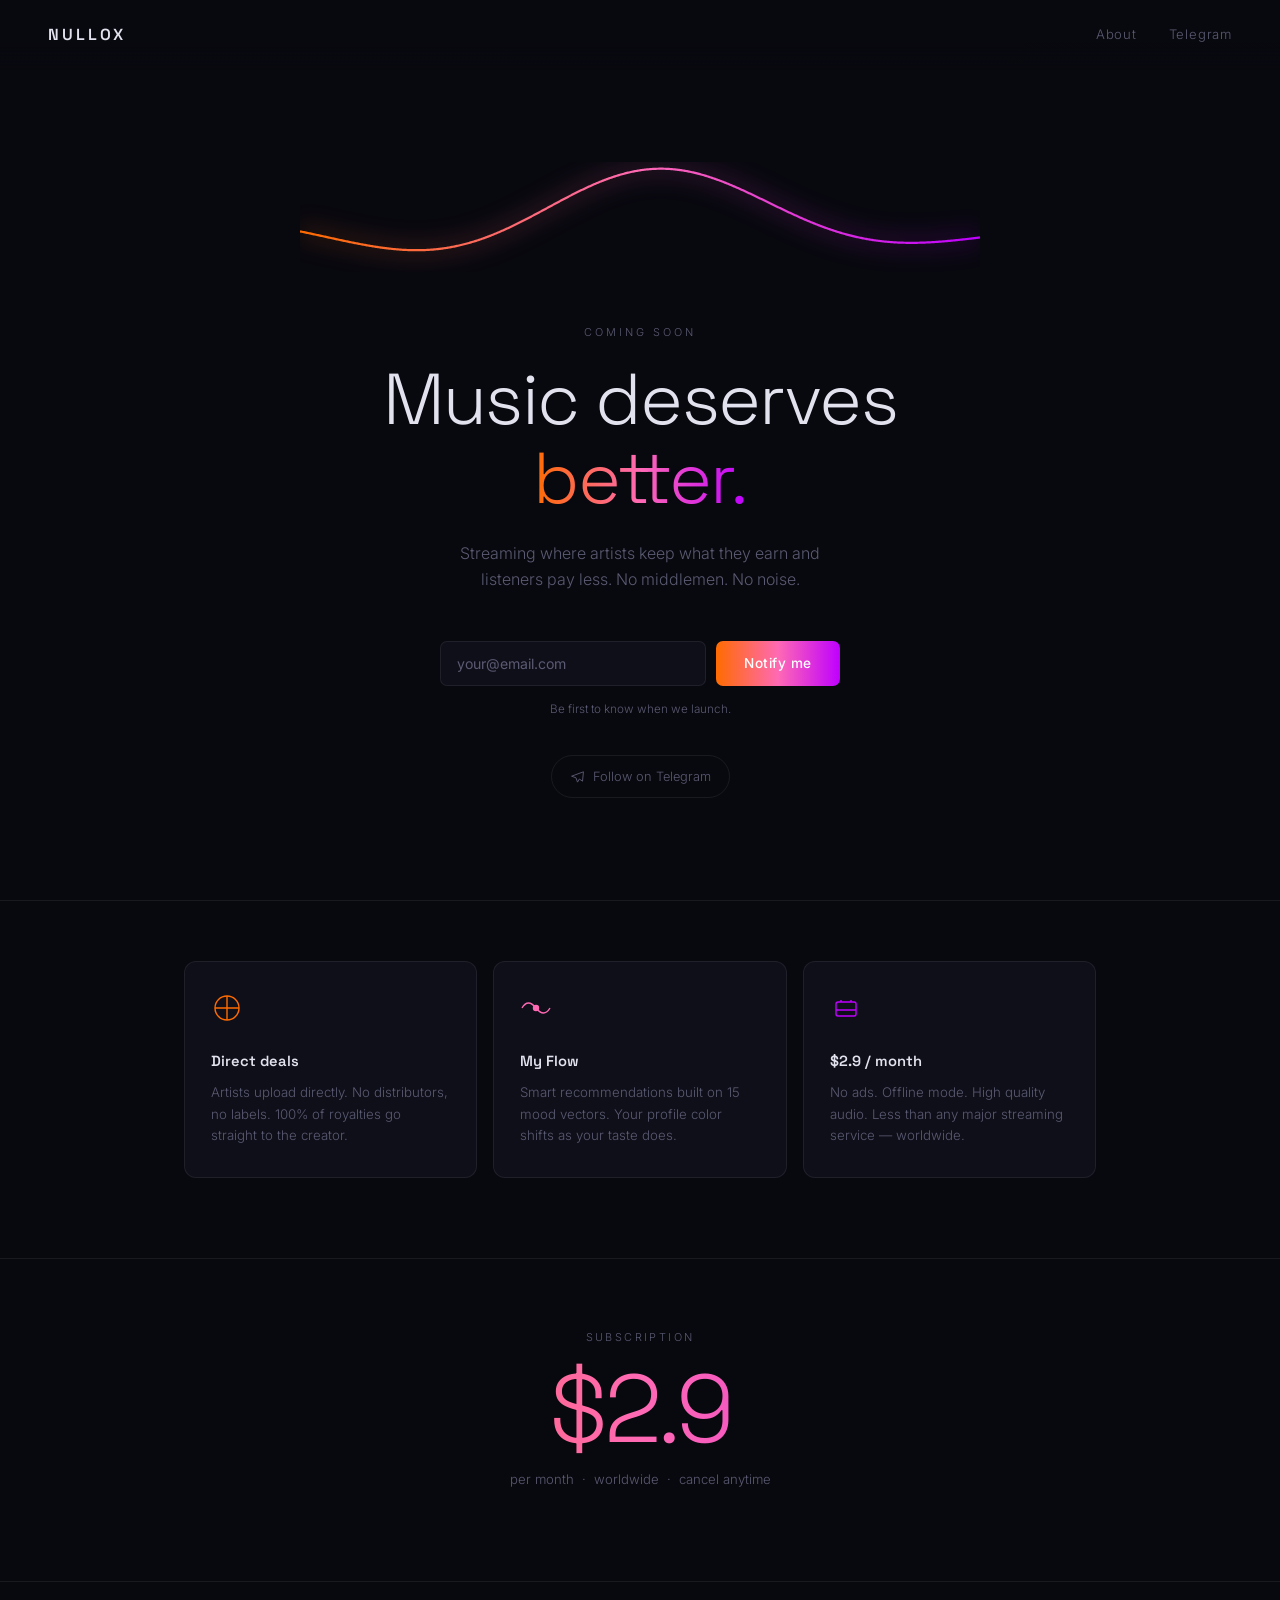
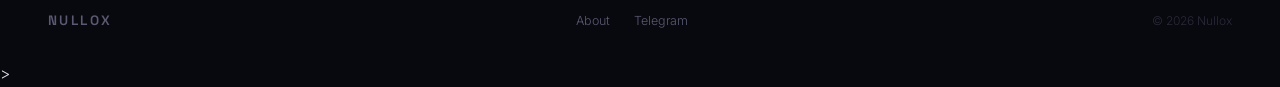
<file: index.html>
<!DOCTYPE html>
<html lang="en">
<head>
  <meta charset="UTF-8"/>
  <meta name="viewport" content="width=device-width, initial-scale=1.0"/>
  <title>Nullox — Music deserves better</title>
  <meta name="description" content="A streaming platform where artists keep what they earn. No middlemen. No noise."/>
  <link rel="preconnect" href="https://fonts.googleapis.com"/>
  <link href="https://fonts.googleapis.com/css2?family=Inter:wght@300;400;500&family=Space+Grotesk:wght@300;400;600&display=swap" rel="stylesheet"/>
  <link rel="stylesheet" href="style.css"/>
  <style>
    /* ── HERO ── */
    .hero {
      min-height: 100vh;
      display: flex;
      flex-direction: column;
      align-items: center;
      justify-content: center;
      text-align: center;
      padding: 140px 24px 80px;
      position: relative;
    }

    /* live canvas wave */
    #waveCanvas {
      display: block;
      width: 100%;
      max-width: 680px;
      height: 110px;
      margin-bottom: 52px;
    }

    .eyebrow {
      font-size: 0.68rem;
      letter-spacing: 0.28em;
      text-transform: uppercase;
      color: var(--muted);
      margin-bottom: 18px;
    }

    h1 {
      font-family: 'Space Grotesk', sans-serif;
      font-weight: 300;
      font-size: clamp(2.4rem, 7vw, 4.5rem);
      line-height: 1.1;
      letter-spacing: -0.025em;
      margin-bottom: 22px;
    }

    .subtitle {
      font-size: 1rem;
      color: var(--muted);
      max-width: 400px;
      margin: 0 auto 48px;
    }

    /* email form */
    .form-row {
      display: flex;
      gap: 10px;
      max-width: 400px;
      width: 100%;
      margin: 0 auto 14px;
      flex-wrap: wrap;
      justify-content: center;
    }

    .email-input {
      flex: 1;
      min-width: 210px;
      background: var(--surface);
      border: 1px solid var(--border);
      color: var(--text);
      font-family: 'Inter', sans-serif;
      font-size: 0.88rem;
      padding: 13px 16px;
      border-radius: 7px;
      outline: none;
      transition: border-color 0.2s;
    }
    .email-input::placeholder { color: var(--muted); }
    .email-input:focus { border-color: rgba(255,107,0,0.45); }
    .email-input.error { border-color: rgba(255,60,60,0.6); }

    .form-note { font-size: 0.73rem; color: var(--muted); }

    .success-msg {
      display: none;
      font-size: 0.88rem;
      color: #00c47a;
      margin-top: 6px;
    }

    /* tg pill */
    .tg-pill {
      display: inline-flex;
      align-items: center;
      gap: 8px;
      margin-top: 36px;
      padding: 10px 18px;
      border: 1px solid var(--border);
      border-radius: 100px;
      color: var(--muted);
      text-decoration: none;
      font-size: 0.8rem;
      transition: border-color 0.2s, color 0.2s;
    }
    .tg-pill:hover { border-color: rgba(255,255,255,0.2); color: var(--text); }
    .tg-pill svg { width: 15px; height: 15px; }

    /* ── FEATURES ── */
    .features {
      max-width: 960px;
      margin: 0 auto;
      padding: 60px 24px 80px;
      display: grid;
      grid-template-columns: repeat(auto-fit, minmax(260px, 1fr));
      gap: 16px;
    }

    .card {
      background: var(--surface);
      border: 1px solid var(--border);
      border-radius: 12px;
      padding: 30px 26px;
      transition: border-color 0.25s;
    }
    .card:hover { border-color: rgba(191,0,255,0.2); }

    .card-icon {
      width: 32px;
      height: 32px;
      margin-bottom: 18px;
    }

    .card-title {
      font-family: 'Space Grotesk', sans-serif;
      font-size: 0.92rem;
      font-weight: 600;
      margin-bottom: 8px;
    }

    .card-desc {
      font-size: 0.83rem;
      color: var(--muted);
      line-height: 1.65;
    }

    /* ── PRICE STRIP ── */
    .price-strip {
      text-align: center;
      padding: 70px 24px 90px;
      border-top: 1px solid var(--border);
    }

    .price-label {
      font-size: 0.68rem;
      letter-spacing: 0.22em;
      text-transform: uppercase;
      color: var(--muted);
      margin-bottom: 14px;
    }

    .price-num {
      font-family: 'Space Grotesk', sans-serif;
      font-weight: 300;
      font-size: clamp(3rem, 10vw, 6rem);
      letter-spacing: -0.04em;
      line-height: 1;
    }

    .price-sub {
      font-size: 0.82rem;
      color: var(--muted);
      margin-top: 12px;
    }

    @media (max-width: 640px) {
      .form-row { flex-direction: column; }
      .email-input, .btn { width: 100%; text-align: center; }
    }
  </style>
</head>
<body>

<nav>
  <a class="nav-logo" href="/site">NULLOX</a>
  <div class="nav-links">
    <a href="/site/about_us">About</a>
    <a href="/site/tg">Telegram</a>
  </div>
</nav>

<!-- HERO -->
<section class="hero">
  <canvas id="waveCanvas"></canvas>

  <p class="eyebrow">Coming soon</p>
  <h1>Music deserves<br/><span class="grad-text">better.</span></h1>
  <p class="subtitle">Streaming where artists keep what they earn and listeners pay less. No middlemen. No noise.</p>

  <div class="form-row">
    <input class="email-input" type="email" id="emailInput" placeholder="your@email.com"/>
    <button class="btn btn-grad" onclick="handleSubmit()">Notify me</button>
  </div>
  <p class="form-note">Be first to know when we launch.</p>
  <p class="success-msg" id="successMsg">✓ You're on the list.</p>

  <a class="tg-pill" href="/site/tg">
    <svg viewBox="0 0 24 24" fill="none" stroke="currentColor" stroke-width="1.5">
      <path d="M21.5 4.5L2.5 11.5l7 2.5 2.5 7 3-5 5 3.5 1.5-15z"/>
    </svg>
    Follow on Telegram
  </a>
</section>

<div class="divider"></div>

<!-- FEATURES -->
<section class="features">
  <div class="card">
    <svg class="card-icon" viewBox="0 0 32 32" fill="none" stroke="#FF6B00" stroke-width="1.4">
      <path d="M16 4v24M4 16h24"/>
      <circle cx="16" cy="16" r="12"/>
    </svg>
    <div class="card-title">Direct deals</div>
    <div class="card-desc">Artists upload directly. No distributors, no labels. 100% of royalties go straight to the creator.</div>
  </div>
  <div class="card">
    <svg class="card-icon" viewBox="0 0 32 32" fill="none" stroke="#FF69B4" stroke-width="1.4">
      <path d="M2 16 Q8 6 16 16 Q24 26 30 16"/>
      <circle cx="16" cy="16" r="2.5" fill="#FF69B4"/>
    </svg>
    <div class="card-title">My Flow</div>
    <div class="card-desc">Smart recommendations built on 15 mood vectors. Your profile color shifts as your taste does.</div>
  </div>
  <div class="card">
    <svg class="card-icon" viewBox="0 0 32 32" fill="none" stroke="#BF00FF" stroke-width="1.4">
      <rect x="6" y="10" width="20" height="14" rx="2"/>
      <path d="M11 10V8M21 10V8M6 18h20"/>
    </svg>
    <div class="card-title">$2.9 / month</div>
    <div class="card-desc">No ads. Offline mode. High quality audio. Less than any major streaming service — worldwide.</div>
  </div>
</section>

<!-- PRICE STRIP -->
<section class="price-strip">
  <p class="price-label">Subscription</p>
  <div class="price-num grad-text">$2.9</div>
  <p class="price-sub">per month &nbsp;·&nbsp; worldwide &nbsp;·&nbsp; cancel anytime</p>
</section>

<footer>
  <span class="footer-logo">NULLOX</span>
  <div class="footer-links">
    <a href="/site/about_us">About</a>
    <a href="/site/tg">Telegram</a>
  </div>
  <span class="footer-copy">© 2026 Nullox</span>
</footer>

<script>
  /* ── WAVE CANVAS ── */
  const canvas = document.getElementById('waveCanvas');
  const ctx = canvas.getContext('2d');
  let t = 0;
  let dpr = window.devicePixelRatio || 1;

  function resize() {
    const rect = canvas.getBoundingClientRect();
    canvas.width  = rect.width  * dpr;
    canvas.height = rect.height * dpr;
    ctx.scale(dpr, dpr);
  }
  resize();
  window.addEventListener('resize', resize);

  function drawWave() {
    const w = canvas.getBoundingClientRect().width;
    const h = canvas.getBoundingClientRect().height;
    ctx.clearRect(0, 0, w, h);
    t += 0.012;

    const grad = ctx.createLinearGradient(0, 0, w, 0);
    grad.addColorStop(0,    '#FF6B00');
    grad.addColorStop(0.5,  '#FF69B4');
    grad.addColorStop(1,    '#BF00FF');

    // glow
    ctx.beginPath();
    for (let x = 0; x <= w; x++) {
      const prog = x / w;
      const amp  = 28 + Math.sin(prog * Math.PI) * 8;
      const freq1 = 2.1 + Math.sin(t * 0.3) * 0.2;
      const freq2 = 3.7;
      const y = h/2
        + Math.sin(prog * Math.PI * freq1 + t) * amp
        + Math.sin(prog * Math.PI * freq2 - t * 1.3) * (amp * 0.35);
      x === 0 ? ctx.moveTo(x, y) : ctx.lineTo(x, y);
    }
    ctx.strokeStyle = grad;
    ctx.lineWidth   = 22;
    ctx.globalAlpha = 0.10;
    ctx.filter      = 'blur(10px)';
    ctx.stroke();

    // main line
    ctx.beginPath();
    for (let x = 0; x <= w; x++) {
      const prog = x / w;
      const amp  = 28 + Math.sin(prog * Math.PI) * 8;
      const freq1 = 2.1 + Math.sin(t * 0.3) * 0.2;
      const freq2 = 3.7;
      const y = h/2
        + Math.sin(prog * Math.PI * freq1 + t) * amp
        + Math.sin(prog * Math.PI * freq2 - t * 1.3) * (amp * 0.35);
      x === 0 ? ctx.moveTo(x, y) : ctx.lineTo(x, y);
    }
    ctx.strokeStyle = grad;
    ctx.lineWidth   = 2.2;
    ctx.globalAlpha = 1;
    ctx.filter      = 'none';
    ctx.stroke();

    requestAnimationFrame(drawWave);
  }
  drawWave();

  /* ── FORM ── */
  function handleSubmit() {
    const input = document.getElementById('emailInput');
    const msg   = document.getElementById('successMsg');
    const val   = input.value.trim();
    if (!val || !val.includes('@') || !val.includes('.')) {
      input.classList.add('error');
      setTimeout(() => input.classList.remove('error'), 1500);
      return;
    }
    input.style.display = 'none';
    document.querySelector('.btn-grad').style.display = 'none';
    msg.style.display = 'block';
    // подключи сюда Formspree или свой backend
    console.log('Email:', val);
  }

  document.getElementById('emailInput').addEventListener('keydown', e => {
    if (e.key === 'Enter') handleSubmit();
  });
</script>
</body>
</html>
>
</file>
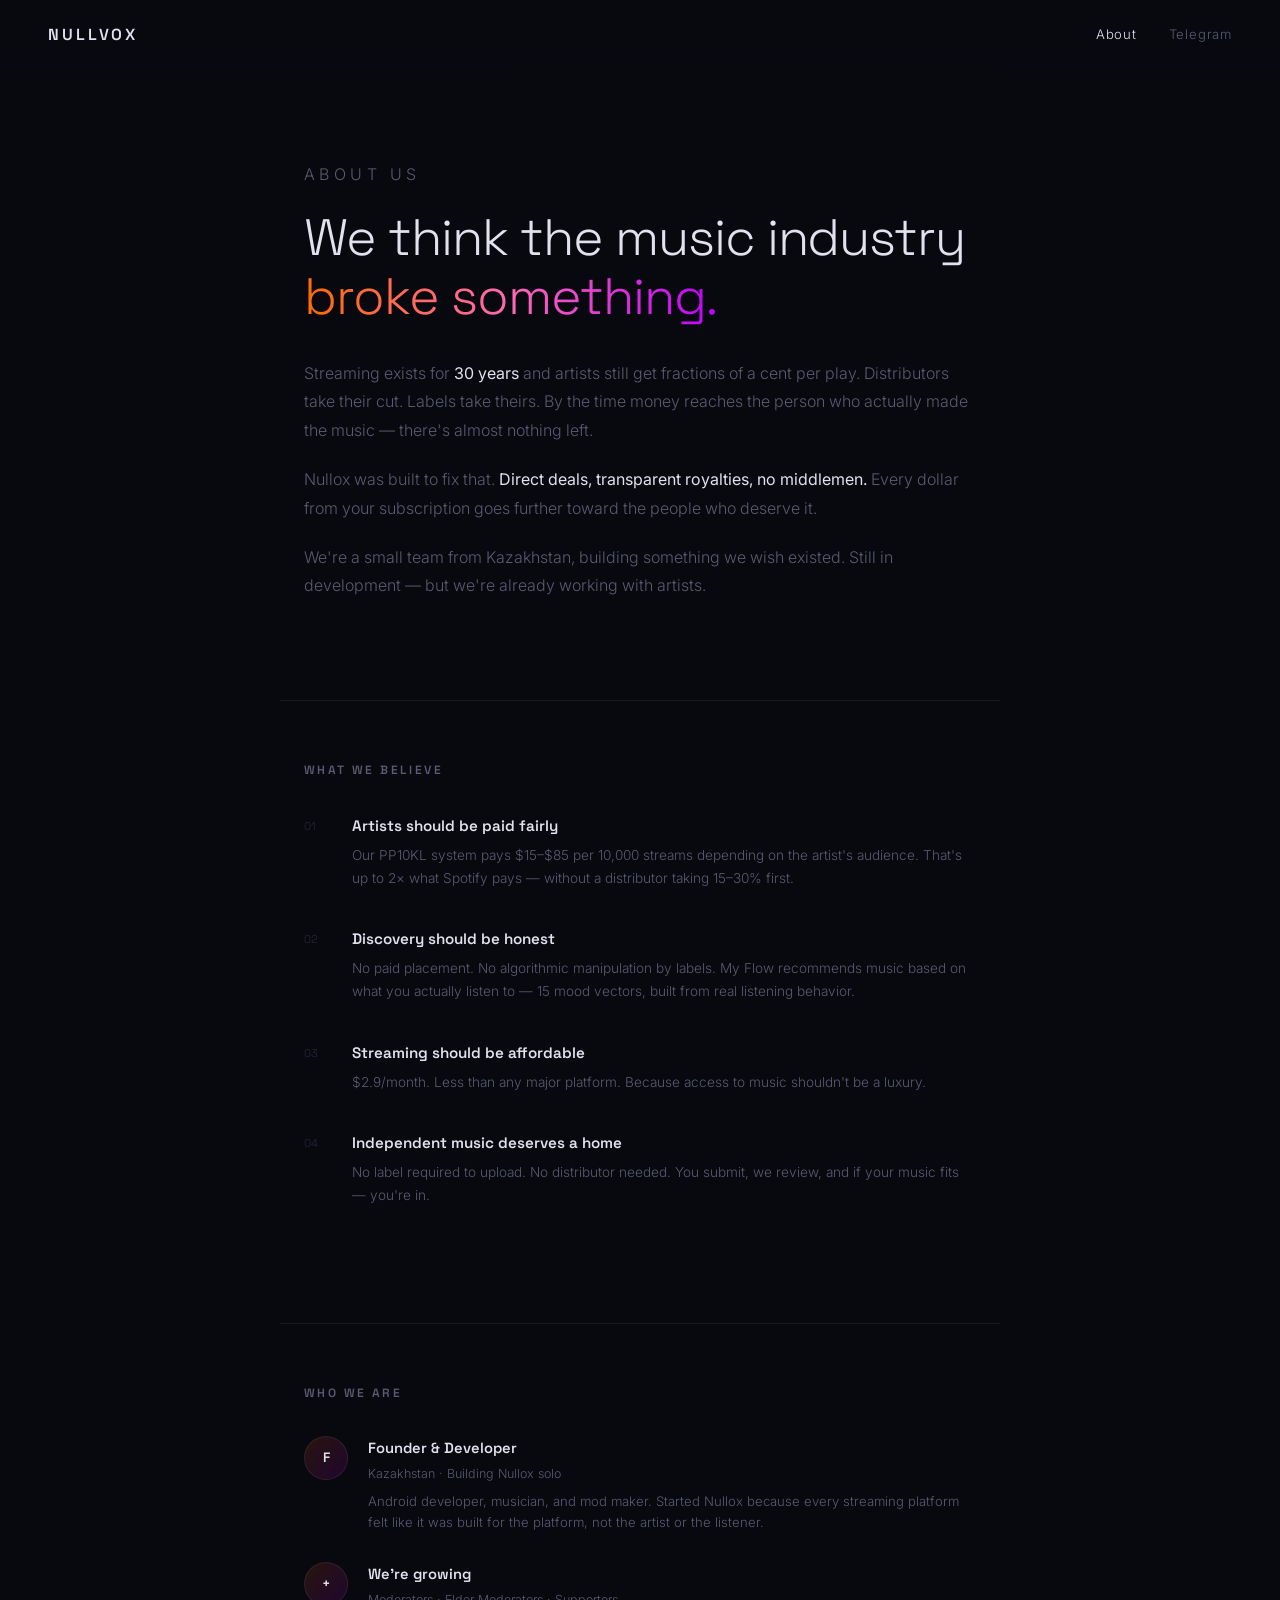
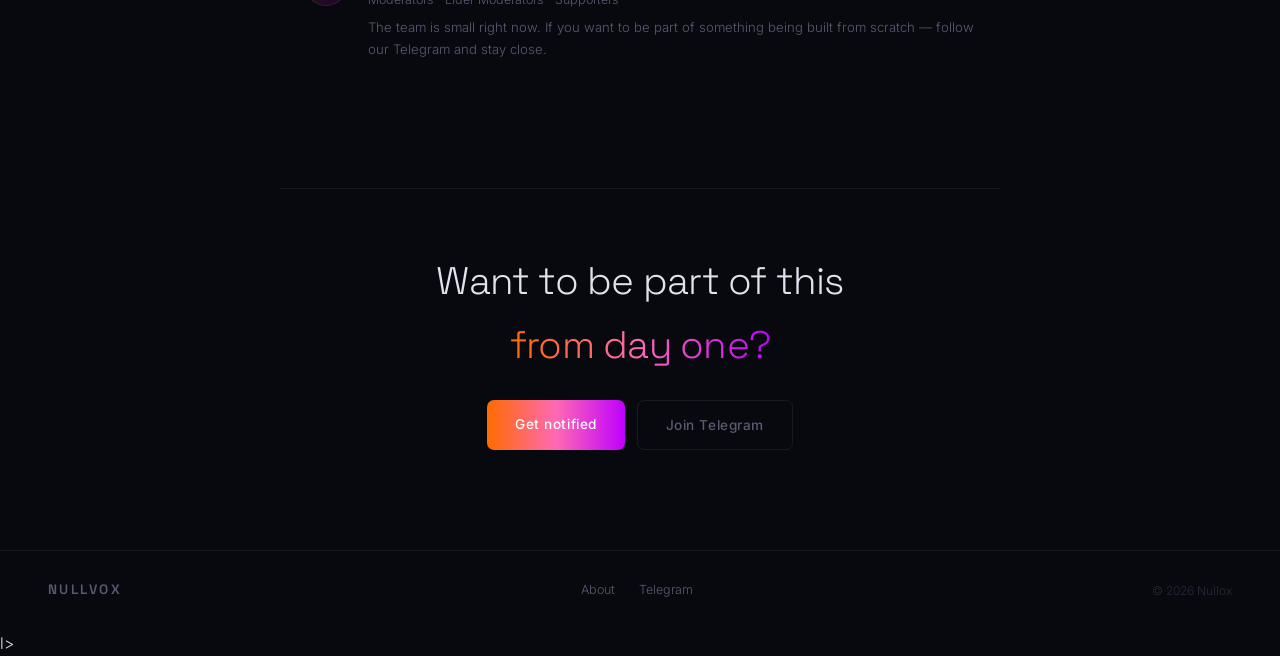
<file: about_us/index.html>
<!DOCTYPE html>
<html lang="en">
<head>
  <meta charset="UTF-8"/>
  <meta name="viewport" content="width=device-width, initial-scale=1.0"/>
  <title>About — Nullox</title>
  <link rel="preconnect" href="https://fonts.googleapis.com"/>
  <link href="https://fonts.googleapis.com/css2?family=Inter:wght@300;400;500&family=Space+Grotesk:wght@300;400;600&display=swap" rel="stylesheet"/>
  <link rel="stylesheet" href="../style.css"/>
  <style>
    .about-hero {
      padding: 160px 24px 80px;
      max-width: 720px;
      margin: 0 auto;
    }

    .about-eyebrow {
      font-size: 0.68rem;
      letter-spacing: 0.28em;
      text-transform: uppercase;
      color: var(--muted);
      margin-bottom: 20px;
    }

    .about-hero h1 {
      font-family: 'Space Grotesk', sans-serif;
      font-weight: 300;
      font-size: clamp(2rem, 5vw, 3.2rem);
      line-height: 1.15;
      letter-spacing: -0.02em;
      margin-bottom: 32px;
    }

    .about-hero p {
      font-size: 1rem;
      color: var(--muted);
      line-height: 1.8;
      margin-bottom: 20px;
    }

    .about-hero p strong {
      color: var(--text);
      font-weight: 400;
    }

    /* ── MANIFESTO ── */
    .manifesto {
      max-width: 720px;
      margin: 0 auto;
      padding: 0 24px 80px;
      border-top: 1px solid var(--border);
      padding-top: 60px;
    }

    .manifesto-title {
      font-family: 'Space Grotesk', sans-serif;
      font-weight: 600;
      font-size: 0.75rem;
      letter-spacing: 0.2em;
      text-transform: uppercase;
      color: var(--muted);
      margin-bottom: 32px;
    }

    .manifesto-item {
      display: flex;
      gap: 24px;
      margin-bottom: 36px;
      align-items: flex-start;
    }

    .manifesto-num {
      font-family: 'Space Grotesk', sans-serif;
      font-size: 0.7rem;
      color: var(--dim);
      padding-top: 4px;
      flex-shrink: 0;
      width: 24px;
    }

    .manifesto-text strong {
      display: block;
      font-family: 'Space Grotesk', sans-serif;
      font-weight: 600;
      font-size: 0.95rem;
      color: var(--text);
      margin-bottom: 6px;
    }

    .manifesto-text p {
      font-size: 0.85rem;
      color: var(--muted);
      line-height: 1.7;
    }

    /* ── WHO ── */
    .who-section {
      max-width: 720px;
      margin: 0 auto;
      padding: 0 24px 100px;
      border-top: 1px solid var(--border);
      padding-top: 60px;
    }

    .who-title {
      font-family: 'Space Grotesk', sans-serif;
      font-weight: 600;
      font-size: 0.75rem;
      letter-spacing: 0.2em;
      text-transform: uppercase;
      color: var(--muted);
      margin-bottom: 32px;
    }

    .who-card {
      display: flex;
      gap: 20px;
      align-items: flex-start;
      margin-bottom: 28px;
    }

    .who-avatar {
      width: 44px;
      height: 44px;
      border-radius: 50%;
      background: var(--surface);
      border: 1px solid var(--border);
      display: flex;
      align-items: center;
      justify-content: center;
      flex-shrink: 0;
      font-family: 'Space Grotesk', sans-serif;
      font-weight: 600;
      font-size: 0.85rem;
      background: linear-gradient(135deg, #FF6B0022, #BF00FF22);
      color: var(--text);
    }

    .who-name {
      font-family: 'Space Grotesk', sans-serif;
      font-weight: 600;
      font-size: 0.92rem;
      margin-bottom: 4px;
    }

    .who-role {
      font-size: 0.78rem;
      color: var(--muted);
      margin-bottom: 6px;
    }

    .who-desc {
      font-size: 0.82rem;
      color: var(--muted);
      line-height: 1.65;
    }

    /* ── CTA ── */
    .about-cta {
      max-width: 720px;
      margin: 0 auto;
      padding: 0 24px 100px;
      text-align: center;
      border-top: 1px solid var(--border);
      padding-top: 60px;
    }

    .about-cta h2 {
      font-family: 'Space Grotesk', sans-serif;
      font-weight: 300;
      font-size: clamp(1.6rem, 4vw, 2.4rem);
      letter-spacing: -0.02em;
      margin-bottom: 24px;
    }

    .about-cta .btns {
      display: flex;
      gap: 12px;
      justify-content: center;
      flex-wrap: wrap;
    }
  </style>
</head>
<body>

<nav>
  <a class="nav-logo" href="/site">NULLVOX</a>
  <div class="nav-links">
    <a href="/site/about_us" class="active">About</a>
    <a href="/site/tg">Telegram</a>
  </div>
</nav>

<!-- HERO -->
<section class="about-hero">
  <p class="about-eyebrow">About us</p>
  <h1>We think the music industry<br/><span class="grad-text">broke something.</span></h1>
  <p>
    Streaming exists for <strong>30 years</strong> and artists still get fractions of a cent per play.
    Distributors take their cut. Labels take theirs. By the time money reaches the person
    who actually made the music — there's almost nothing left.
  </p>
  <p>
    Nullox was built to fix that. <strong>Direct deals, transparent royalties, no middlemen.</strong>
    Every dollar from your subscription goes further toward the people who deserve it.
  </p>
  <p>
    We're a small team from Kazakhstan, building something we wish existed.
    Still in development — but we're already working with artists.
  </p>
</section>

<!-- MANIFESTO -->
<section class="manifesto">
  <p class="manifesto-title">What we believe</p>

  <div class="manifesto-item">
    <span class="manifesto-num">01</span>
    <div class="manifesto-text">
      <strong>Artists should be paid fairly</strong>
      <p>Our PP10KL system pays $15–$85 per 10,000 streams depending on the artist's audience. That's up to 2× what Spotify pays — without a distributor taking 15–30% first.</p>
    </div>
  </div>

  <div class="manifesto-item">
    <span class="manifesto-num">02</span>
    <div class="manifesto-text">
      <strong>Discovery should be honest</strong>
      <p>No paid placement. No algorithmic manipulation by labels. My Flow recommends music based on what you actually listen to — 15 mood vectors, built from real listening behavior.</p>
    </div>
  </div>

  <div class="manifesto-item">
    <span class="manifesto-num">03</span>
    <div class="manifesto-text">
      <strong>Streaming should be affordable</strong>
      <p>$2.9/month. Less than any major platform. Because access to music shouldn't be a luxury.</p>
    </div>
  </div>

  <div class="manifesto-item">
    <span class="manifesto-num">04</span>
    <div class="manifesto-text">
      <strong>Independent music deserves a home</strong>
      <p>No label required to upload. No distributor needed. You submit, we review, and if your music fits — you're in.</p>
    </div>
  </div>
</section>

<!-- WHO -->
<section class="who-section">
  <p class="who-title">Who we are</p>

  <div class="who-card">
    <div class="who-avatar">F</div>
    <div>
      <div class="who-name">Founder & Developer</div>
      <div class="who-role">Kazakhstan · Building Nullox solo</div>
      <div class="who-desc">Android developer, musician, and mod maker. Started Nullox because every streaming platform felt like it was built for the platform, not the artist or the listener.</div>
    </div>
  </div>

  <div class="who-card">
    <div class="who-avatar">+</div>
    <div>
      <div class="who-name">We're growing</div>
      <div class="who-role">Moderators · Elder Moderators · Supporters</div>
      <div class="who-desc">The team is small right now. If you want to be part of something being built from scratch — follow our Telegram and stay close.</div>
    </div>
  </div>
</section>

<!-- CTA -->
<section class="about-cta">
  <h2>Want to be part of this<br/><span class="grad-text">from day one?</span></h2>
  <div class="btns">
    <a class="btn btn-grad" href="/">Get notified</a>
    <a class="btn btn-ghost" href="/tg">Join Telegram</a>
  </div>
</section>

<footer>
  <span class="footer-logo">NULLVOX</span>
  <div class="footer-links">
    <a href="/site/about_us">About</a>
    <a href="/site/tg">Telegram</a>
  </div>
  <span class="footer-copy">© 2026 Nullox</span>
</footer>

</body>
</html>
l>
</file>
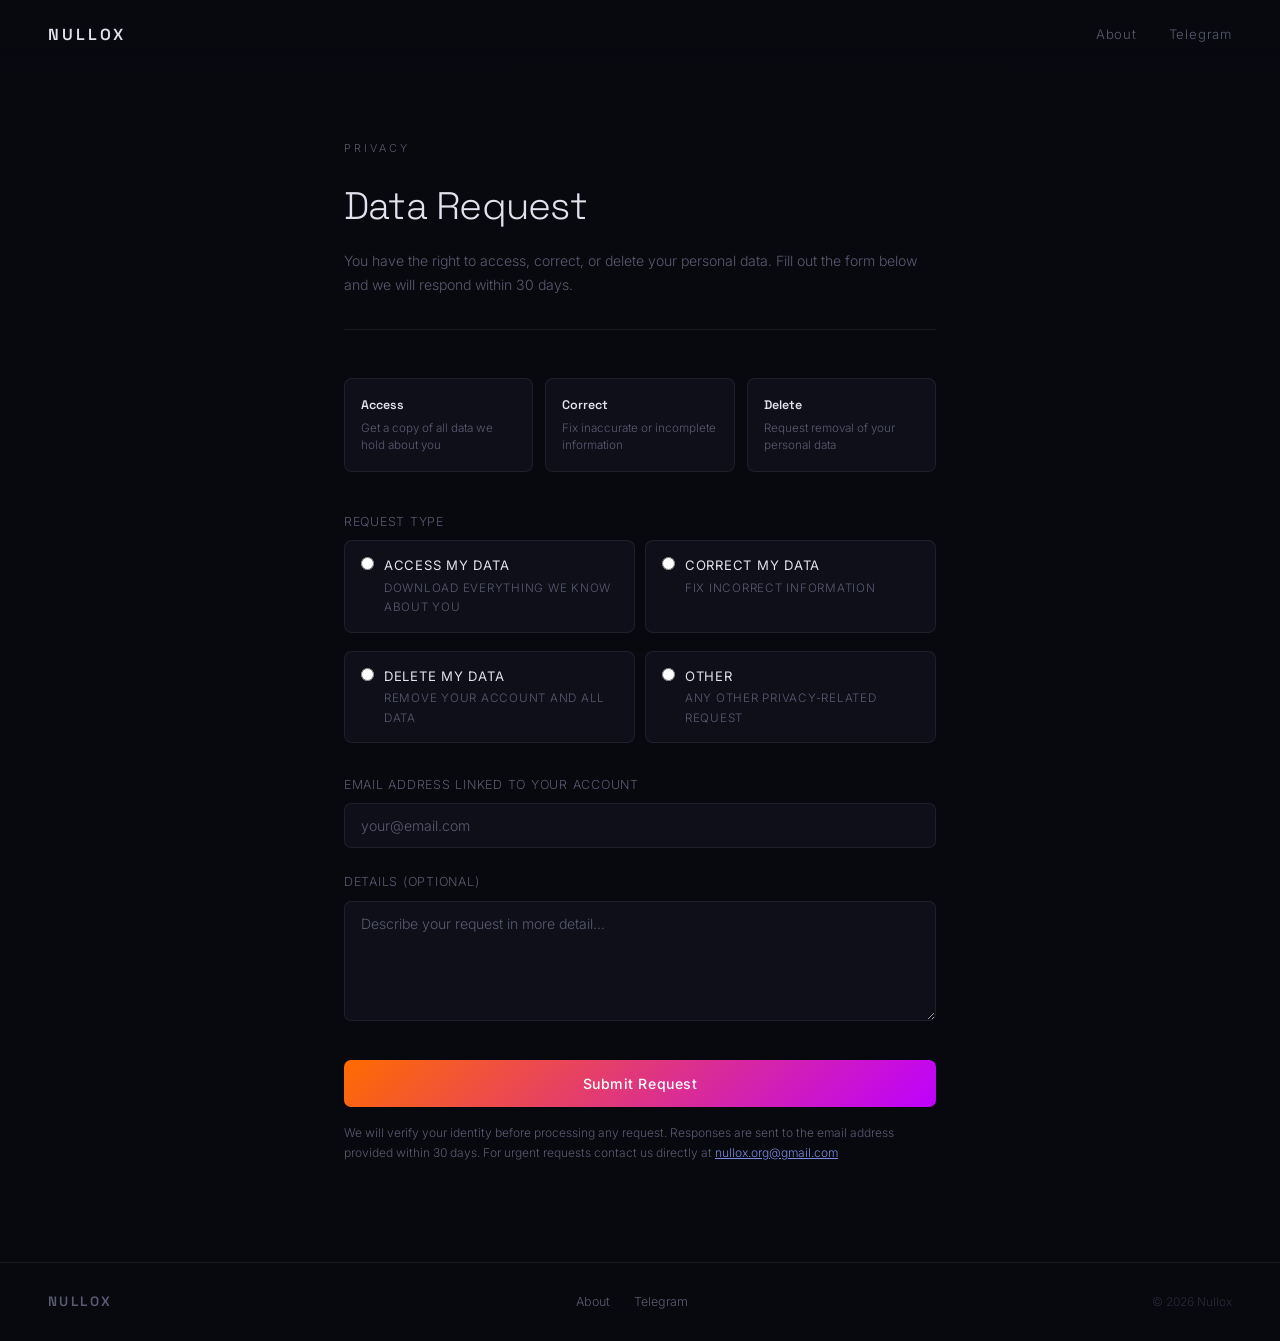
<file: data-request/index.html>
<!DOCTYPE html>
<html lang="en">
<head>
  <meta charset="UTF-8"/>
  <meta name="viewport" content="width=device-width, initial-scale=1.0"/>
  <title>Data Request — Nullox</title>
  <link rel="preconnect" href="https://fonts.googleapis.com"/>
  <link href="https://fonts.googleapis.com/css2?family=Inter:wght@300;400;500&family=Space+Grotesk:wght@300;400;600&display=swap" rel="stylesheet"/>
  <link rel="stylesheet" href="../style.css"/>
  <style>
    .page-wrap {
      max-width: 640px;
      margin: 0 auto;
      padding: 140px 24px 100px;
    }

    .eyebrow {
      font-size: 0.68rem;
      letter-spacing: 0.28em;
      text-transform: uppercase;
      color: var(--muted);
      margin-bottom: 16px;
    }

    .page-wrap h1 {
      font-family: 'Space Grotesk', sans-serif;
      font-weight: 300;
      font-size: clamp(1.6rem, 4vw, 2.4rem);
      letter-spacing: -0.02em;
      margin-bottom: 12px;
    }

    .page-wrap .subtitle {
      font-size: 0.88rem;
      color: var(--muted);
      line-height: 1.7;
      margin-bottom: 48px;
      padding-bottom: 32px;
      border-bottom: 1px solid var(--border);
    }

    /* Form */
    .form-group {
      margin-bottom: 24px;
    }

    label {
      display: block;
      font-size: 0.78rem;
      letter-spacing: 0.06em;
      text-transform: uppercase;
      color: var(--muted);
      margin-bottom: 8px;
    }

    input[type="email"],
    input[type="text"],
    textarea,
    select {
      width: 100%;
      background: var(--surface);
      border: 1px solid var(--border);
      color: var(--text);
      font-family: 'Inter', sans-serif;
      font-size: 0.88rem;
      font-weight: 300;
      padding: 13px 16px;
      border-radius: 7px;
      outline: none;
      transition: border-color 0.2s;
      appearance: none;
      -webkit-appearance: none;
    }

    input:focus, textarea:focus, select:focus {
      border-color: rgba(191,0,255,0.4);
    }

    input::placeholder, textarea::placeholder {
      color: var(--muted);
    }

    textarea {
      resize: vertical;
      min-height: 120px;
    }

    select {
      background-image: url("data:image/svg+xml,%3Csvg xmlns='http://www.w3.org/2000/svg' width='12' height='8' viewBox='0 0 12 8'%3E%3Cpath d='M1 1l5 5 5-5' stroke='%235a5a72' stroke-width='1.5' fill='none' stroke-linecap='round'/%3E%3C/svg%3E");
      background-repeat: no-repeat;
      background-position: right 14px center;
      padding-right: 36px;
      cursor: pointer;
    }

    select option {
      background: #12121a;
      color: #e2e2ee;
    }

    .request-types {
      display: grid;
      grid-template-columns: 1fr 1fr;
      gap: 10px;
    }

    .request-type {
      background: var(--surface);
      border: 1px solid var(--border);
      border-radius: 8px;
      padding: 14px 16px;
      cursor: pointer;
      transition: border-color 0.2s;
      display: flex;
      align-items: flex-start;
      gap: 10px;
    }

    .request-type:hover {
      border-color: rgba(191,0,255,0.25);
    }

    .request-type input[type="radio"] {
      width: auto;
      padding: 0;
      border: none;
      background: none;
      margin-top: 2px;
      accent-color: #BF00FF;
      flex-shrink: 0;
    }

    .request-type-label {
      font-size: 0.82rem;
      color: var(--text);
      font-weight: 400;
    }

    .request-type-desc {
      font-size: 0.73rem;
      color: var(--muted);
      margin-top: 2px;
    }

    .request-type.selected {
      border-color: rgba(191,0,255,0.45);
    }

    .submit-btn {
      width: 100%;
      background: linear-gradient(135deg, #FF6B00, #BF00FF);
      color: #fff;
      font-family: 'Inter', sans-serif;
      font-size: 0.88rem;
      font-weight: 500;
      letter-spacing: 0.04em;
      padding: 15px;
      border: none;
      border-radius: 7px;
      cursor: pointer;
      transition: opacity 0.2s, transform 0.15s;
      margin-top: 8px;
    }

    .submit-btn:hover { opacity: 0.9; transform: translateY(-1px); }
    .submit-btn:active { transform: translateY(0); }

    .form-note {
      font-size: 0.75rem;
      color: var(--muted);
      margin-top: 16px;
      line-height: 1.6;
    }

    .success-state {
      display: none;
      text-align: center;
      padding: 60px 0;
    }

    .success-icon {
      width: 48px;
      height: 48px;
      margin: 0 auto 20px;
    }

    .success-state h2 {
      font-family: 'Space Grotesk', sans-serif;
      font-weight: 300;
      font-size: 1.4rem;
      margin-bottom: 12px;
    }

    .success-state p {
      font-size: 0.88rem;
      color: var(--muted);
      line-height: 1.7;
    }

    /* info cards */
    .info-cards {
      display: grid;
      grid-template-columns: 1fr 1fr 1fr;
      gap: 12px;
      margin-bottom: 40px;
    }

    .info-card {
      background: var(--surface);
      border: 1px solid var(--border);
      border-radius: 8px;
      padding: 16px;
    }

    .info-card-title {
      font-size: 0.78rem;
      font-family: 'Space Grotesk', sans-serif;
      font-weight: 600;
      color: var(--text);
      margin-bottom: 4px;
    }

    .info-card-desc {
      font-size: 0.73rem;
      color: var(--muted);
      line-height: 1.5;
    }

    @media (max-width: 520px) {
      .request-types { grid-template-columns: 1fr; }
      .info-cards { grid-template-columns: 1fr; }
    }
  </style>
</head>
<body>

<nav>
  <a class="nav-logo" href="/site/">NULLOX</a>
  <div class="nav-links">
    <a href="/site/about_us">About</a>
    <a href="/site/tg">Telegram</a>
  </div>
</nav>

<div class="page-wrap">
  <p class="eyebrow">Privacy</p>
  <h1>Data Request</h1>
  <p class="subtitle">
    You have the right to access, correct, or delete your personal data.
    Fill out the form below and we will respond within 30 days.
  </p>

  <div class="info-cards">
    <div class="info-card">
      <div class="info-card-title">Access</div>
      <div class="info-card-desc">Get a copy of all data we hold about you</div>
    </div>
    <div class="info-card">
      <div class="info-card-title">Correct</div>
      <div class="info-card-desc">Fix inaccurate or incomplete information</div>
    </div>
    <div class="info-card">
      <div class="info-card-title">Delete</div>
      <div class="info-card-desc">Request removal of your personal data</div>
    </div>
  </div>

  <div id="requestForm">
    <div class="form-group">
      <label>Request type</label>
      <div class="request-types">
        <label class="request-type" id="type-access">
          <input type="radio" name="requestType" value="access" onchange="selectType(this)"/>
          <div>
            <div class="request-type-label">Access my data</div>
            <div class="request-type-desc">Download everything we know about you</div>
          </div>
        </label>
        <label class="request-type" id="type-correct">
          <input type="radio" name="requestType" value="correct" onchange="selectType(this)"/>
          <div>
            <div class="request-type-label">Correct my data</div>
            <div class="request-type-desc">Fix incorrect information</div>
          </div>
        </label>
        <label class="request-type" id="type-delete">
          <input type="radio" name="requestType" value="delete" onchange="selectType(this)"/>
          <div>
            <div class="request-type-label">Delete my data</div>
            <div class="request-type-desc">Remove your account and all data</div>
          </div>
        </label>
        <label class="request-type" id="type-other">
          <input type="radio" name="requestType" value="other" onchange="selectType(this)"/>
          <div>
            <div class="request-type-label">Other</div>
            <div class="request-type-desc">Any other privacy-related request</div>
          </div>
        </label>
      </div>
    </div>

    <div class="form-group">
      <label for="email">Email address linked to your account</label>
      <input type="email" id="email" placeholder="your@email.com"/>
    </div>

    <div class="form-group">
      <label for="details">Details (optional)</label>
      <textarea id="details" placeholder="Describe your request in more detail..."></textarea>
    </div>

    <button class="submit-btn" onclick="handleSubmit()">Submit Request</button>

    <p class="form-note">
      We will verify your identity before processing any request.
      Responses are sent to the email address provided within 30 days.
      For urgent requests contact us directly at
      <a href="mailto:nullox.org@gmail.com" style="color:#7B8CDE;">nullox.org@gmail.com</a>
    </p>
  </div>

  <div class="success-state" id="successState">
    <svg class="success-icon" viewBox="0 0 48 48" fill="none">
      <circle cx="24" cy="24" r="23" stroke="url(#sg)" stroke-width="1.5"/>
      <path d="M14 24l7 7 13-13" stroke="url(#sg)" stroke-width="1.5" stroke-linecap="round" stroke-linejoin="round"/>
      <defs>
        <linearGradient id="sg" x1="0" y1="0" x2="48" y2="0" gradientUnits="userSpaceOnUse">
          <stop stop-color="#FF6B00"/>
          <stop offset="1" stop-color="#BF00FF"/>
        </linearGradient>
      </defs>
    </svg>
    <h2>Request submitted</h2>
    <p>We received your request and will respond to <span id="confirmedEmail"></span> within 30 days.</p>
  </div>
</div>

<footer>
  <span class="footer-logo">NULLOX</span>
  <div class="footer-links">
    <a href="/site/about_us">About</a>
    <a href="/site/tg">Telegram</a>
  </div>
  <span class="footer-copy">© 2026 Nullox</span>
</footer>

<script>
  function selectType(radio) {
    document.querySelectorAll('.request-type').forEach(el => el.classList.remove('selected'));
    radio.closest('.request-type').classList.add('selected');
  }

  function handleSubmit() {
    const email = document.getElementById('email').value.trim();
    const type = document.querySelector('input[name="requestType"]:checked');

    if (!email || !email.includes('@')) {
      document.getElementById('email').style.borderColor = 'rgba(255,60,60,0.5)';
      setTimeout(() => document.getElementById('email').style.borderColor = '', 1500);
      return;
    }

    if (!type) {
      document.querySelectorAll('.request-type').forEach(el => {
        el.style.borderColor = 'rgba(255,60,60,0.3)';
      });
      setTimeout(() => document.querySelectorAll('.request-type').forEach(el => el.style.borderColor = ''), 1500);
      return;
    }

    // здесь подключишь backend или Formspree
    const details = document.getElementById('details').value;
    console.log('Data request:', { type: type.value, email, details });

    document.getElementById('requestForm').style.display = 'none';
    document.getElementById('confirmedEmail').textContent = email;
    document.getElementById('successState').style.display = 'block';
  }
</script>

</body>
</html>
</file>
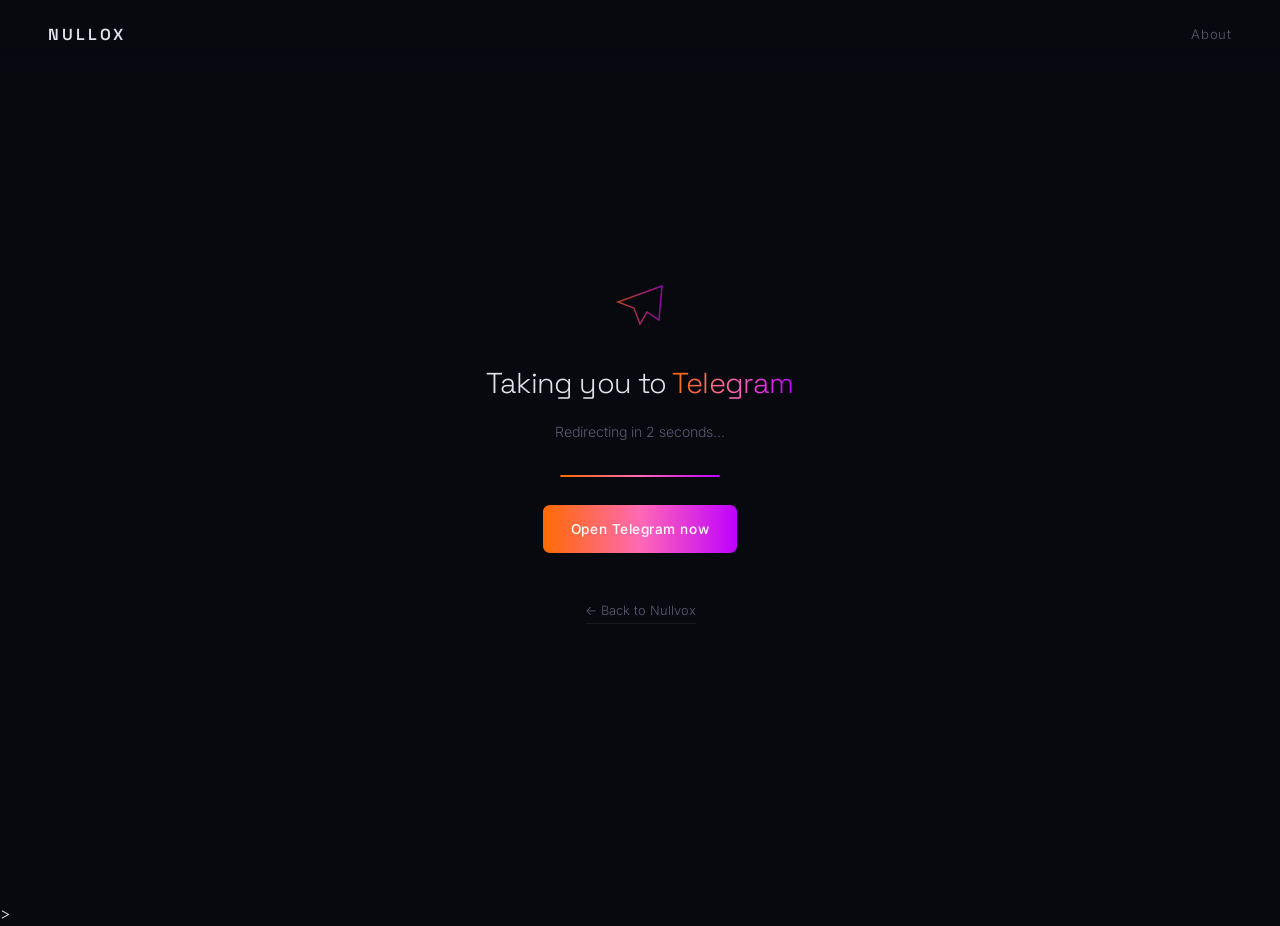
<file: tg/index.html>
<!DOCTYPE html>
<html lang="en">
<head>
  <meta charset="UTF-8"/>
  <meta name="viewport" content="width=device-width, initial-scale=1.0"/>
  <title>Telegram — Nullox</title>
  <!-- instant redirect -->
  <meta http-equiv="refresh" content="2;url=https://t.me/nullox_music"/>
  <link rel="preconnect" href="https://fonts.googleapis.com"/>
  <link href="https://fonts.googleapis.com/css2?family=Inter:wght@300;400;500&family=Space+Grotesk:wght@300;400;600&display=swap" rel="stylesheet"/>
  <link rel="stylesheet" href="../style.css"/>
  <style>
    .redirect-page {
      min-height: 100vh;
      display: flex;
      flex-direction: column;
      align-items: center;
      justify-content: center;
      text-align: center;
      padding: 24px;
    }

    .redirect-icon {
      width: 56px;
      height: 56px;
      margin-bottom: 28px;
      opacity: 0.7;
    }

    .redirect-page h1 {
      font-family: 'Space Grotesk', sans-serif;
      font-weight: 300;
      font-size: 1.8rem;
      letter-spacing: -0.02em;
      margin-bottom: 12px;
    }

    .redirect-page p {
      font-size: 0.88rem;
      color: var(--muted);
      margin-bottom: 32px;
    }

    .redirect-page a.manual {
      font-size: 0.8rem;
      color: var(--muted);
      text-decoration: none;
      border-bottom: 1px solid var(--border);
      padding-bottom: 2px;
      transition: color 0.2s;
    }
    .redirect-page a.manual:hover { color: var(--text); }

    /* progress bar */
    .progress-bar {
      width: 160px;
      height: 2px;
      background: var(--border);
      border-radius: 2px;
      margin: 0 auto 28px;
      overflow: hidden;
    }

    .progress-fill {
      height: 100%;
      background: var(--grad);
      border-radius: 2px;
      animation: fillBar 2s linear forwards;
    }

    @keyframes fillBar {
      from { width: 0%; }
      to   { width: 100%; }
    }
  </style>
</head>
<body>

<nav>
  <a class="nav-logo" href="/site">NULLOX</a>
  <div class="nav-links">
    <a href="/site/about_us">About</a>
  </div>
</nav>

<section class="redirect-page">
  <svg class="redirect-icon" viewBox="0 0 56 56" fill="none" stroke="url(#tgGrad)" stroke-width="1.5">
    <defs>
      <linearGradient id="tgGrad" x1="0" y1="0" x2="56" y2="0" gradientUnits="userSpaceOnUse">
        <stop offset="0%"   stop-color="#FF6B00"/>
        <stop offset="100%" stop-color="#BF00FF"/>
      </linearGradient>
    </defs>
    <path d="M50 10L6 26l16 6 6 16 7-12 12 8 3-34z"/>
  </svg>

  <h1>Taking you to <span class="grad-text">Telegram</span></h1>
  <p>Redirecting in 2 seconds…</p>

  <div class="progress-bar">
    <div class="progress-fill"></div>
  </div>

  <a class="btn btn-grad" href="https://t.me/nullox_music" style="margin-bottom:20px;">Open Telegram now</a>
  <br/>
  <a class="manual" href="/">← Back to Nullvox</a>
</section>

<script>
  setTimeout(() => {
    window.location.href = 'https://t.me/nullox_music';
  }, 2000);
</script>
</body>
</html>
>
</file>
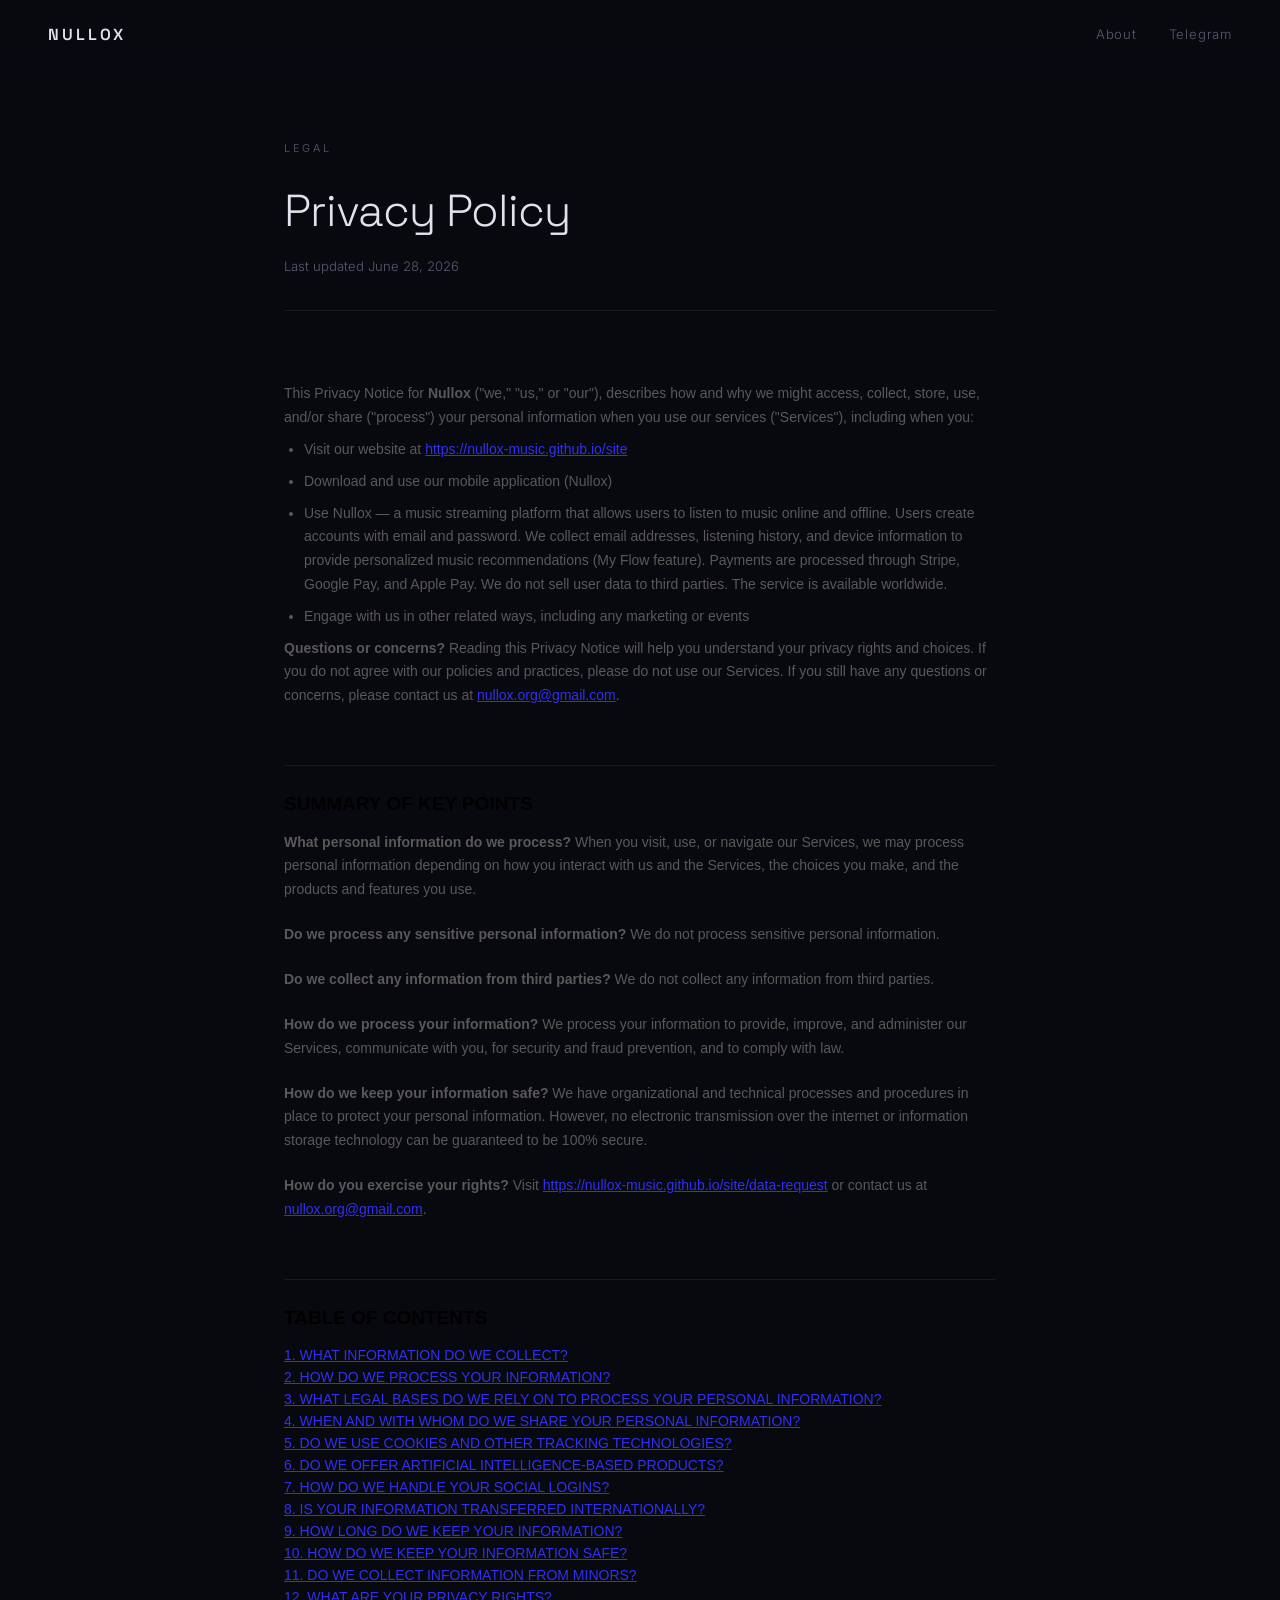
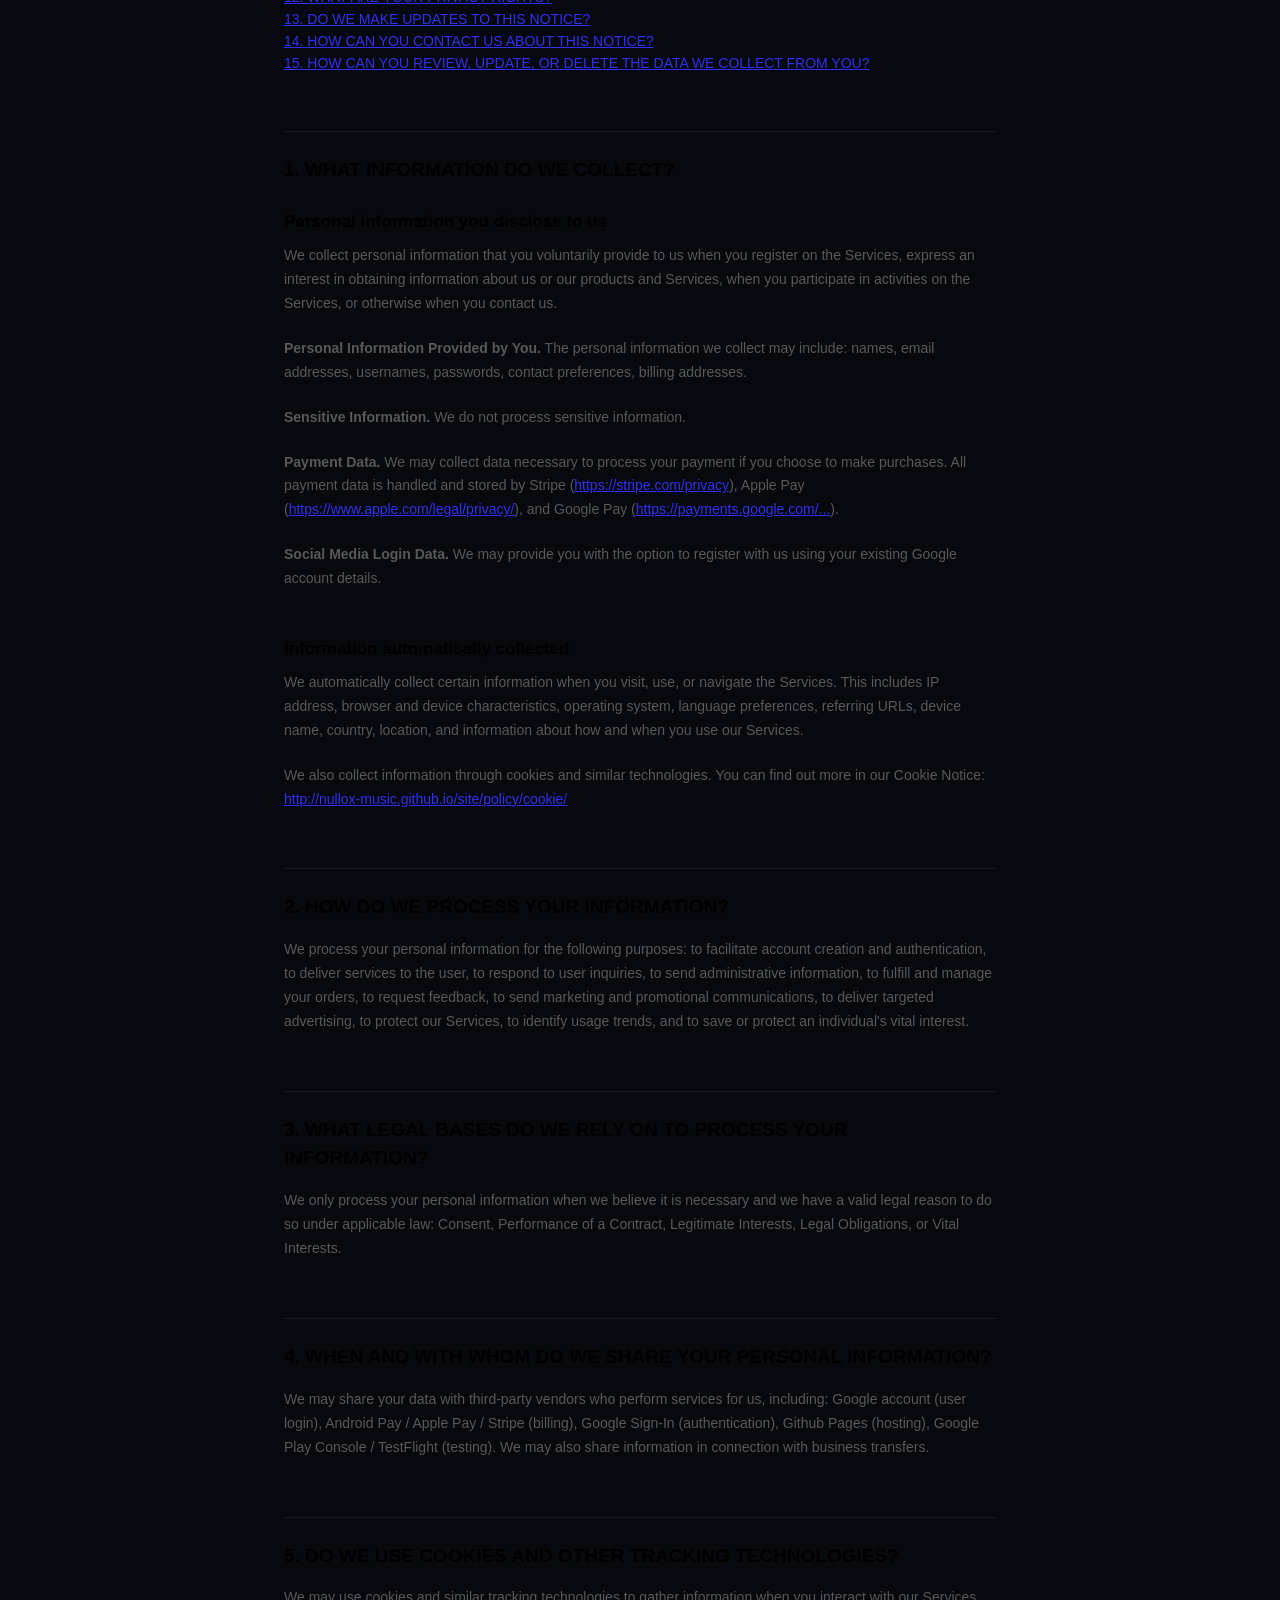
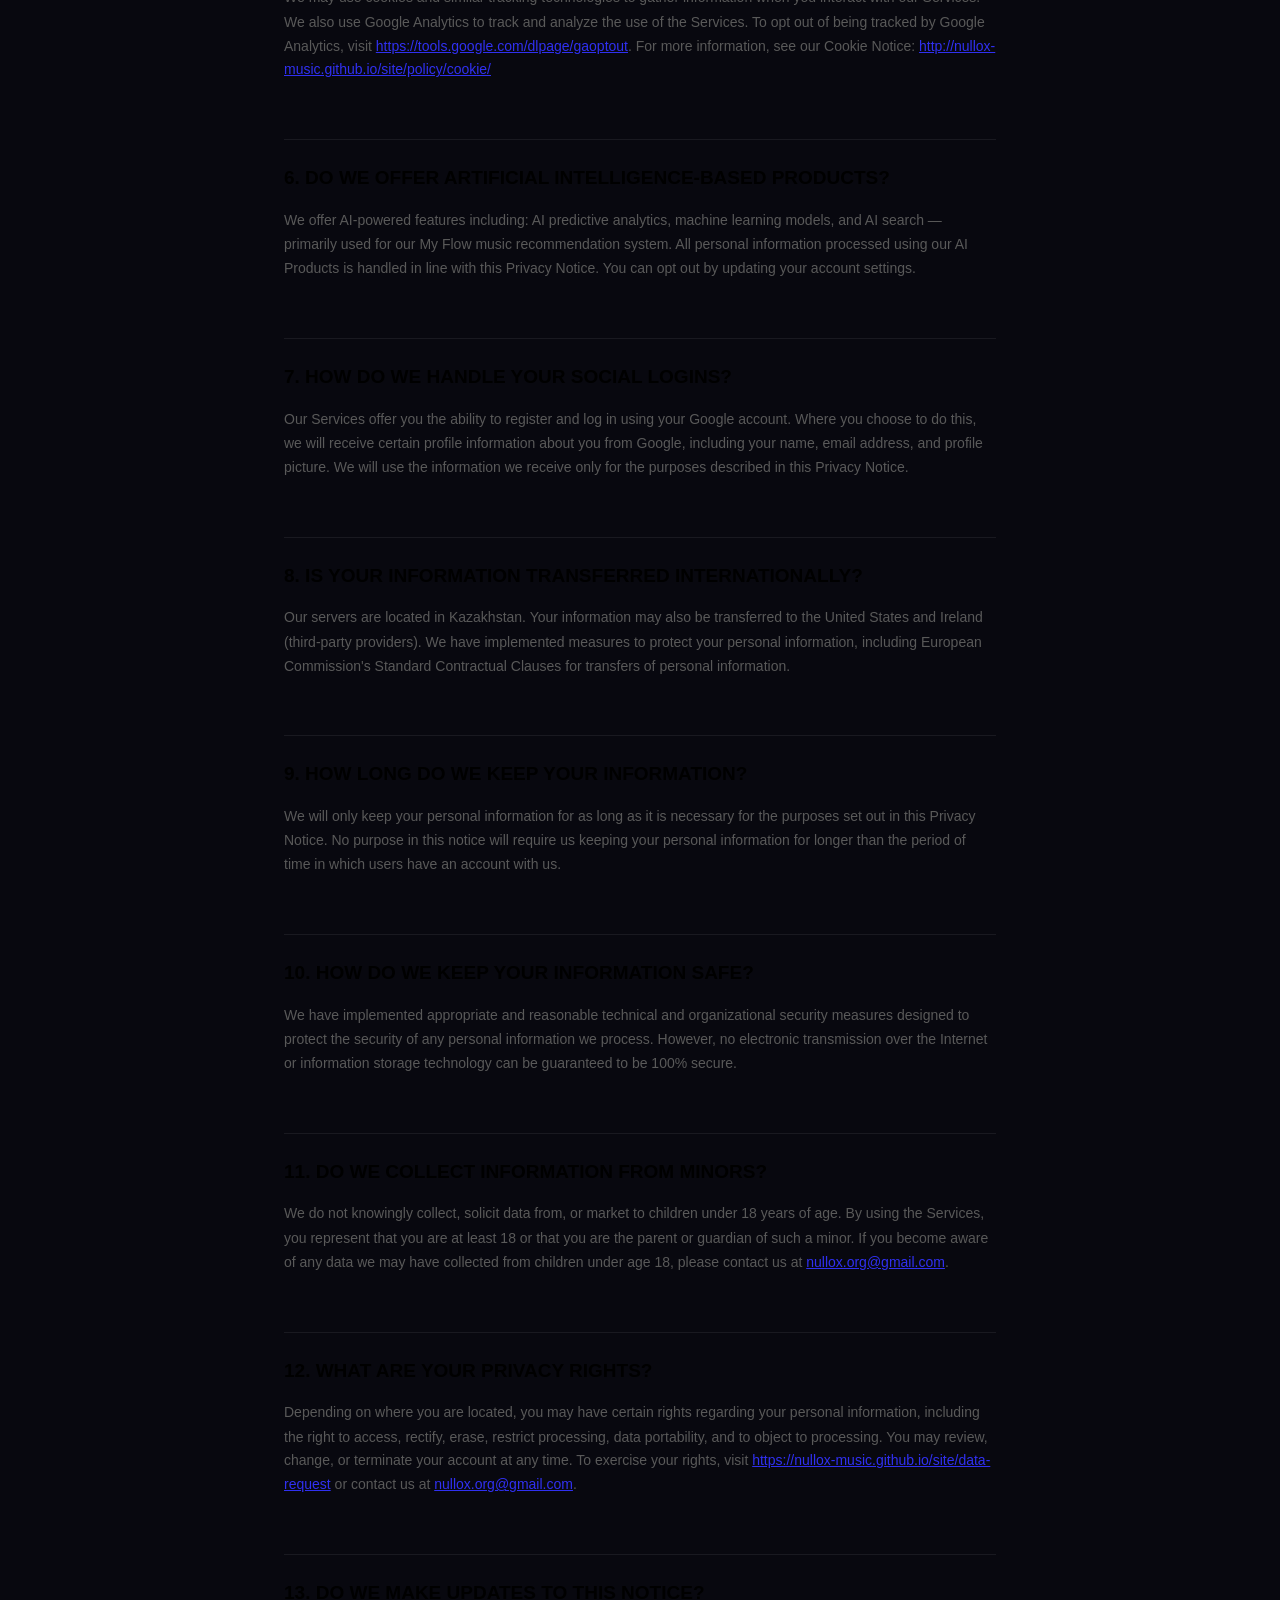
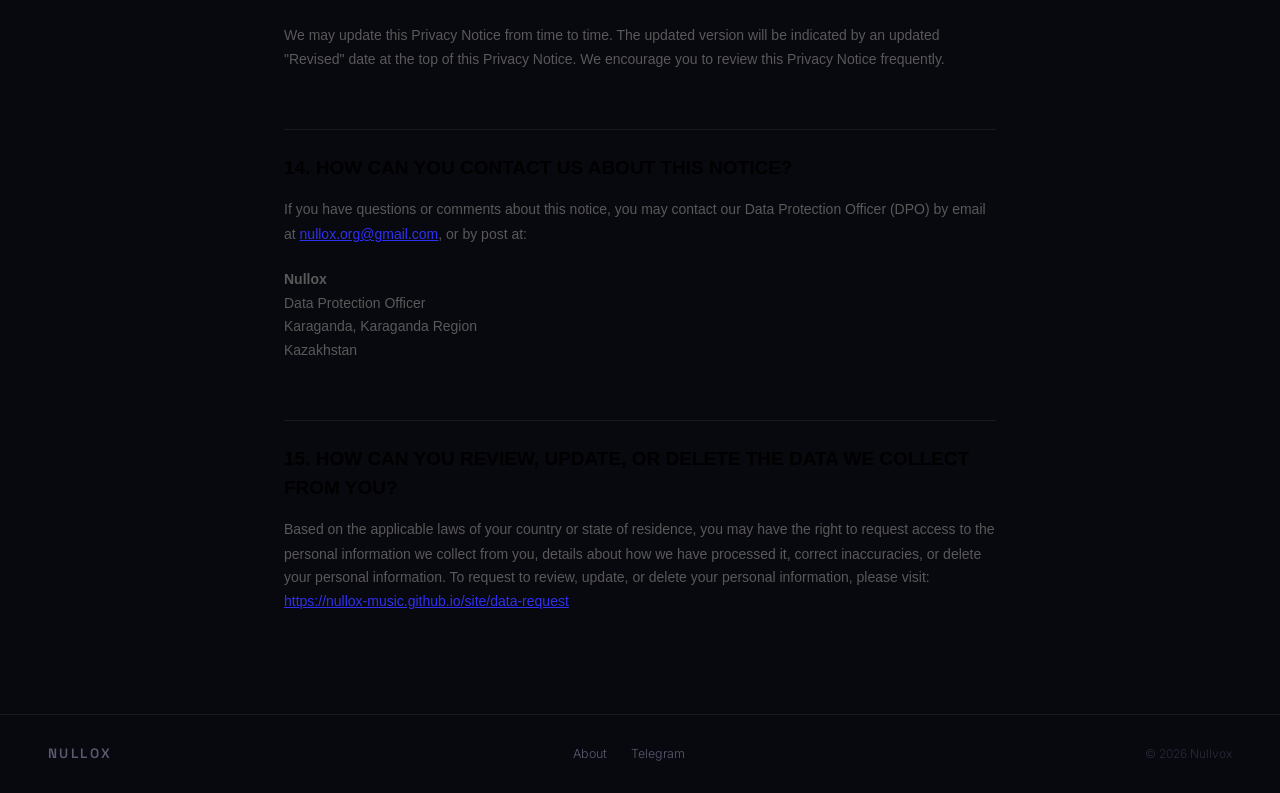
<file: policy/private-policy.html>
<!DOCTYPE html>
<html lang="en">
<head>
  <meta charset="UTF-8"/>
  <meta name="viewport" content="width=device-width, initial-scale=1.0"/>
  <title>Privacy Policy — Nullox</title>
  <link rel="preconnect" href="https://fonts.googleapis.com"/>
  <link href="https://fonts.googleapis.com/css2?family=Inter:wght@300;400;500&family=Space+Grotesk:wght@300;400;600&display=swap" rel="stylesheet"/>
  <link rel="stylesheet" href="../style.css"/>
  <style>
    .policy-wrap {
      max-width: 760px;
      margin: 0 auto;
      padding: 140px 24px 100px;
    }

    .policy-eyebrow {
      font-size: 0.68rem;
      letter-spacing: 0.28em;
      text-transform: uppercase;
      color: var(--muted);
      margin-bottom: 16px;
    }

    .policy-wrap h1 {
      font-family: 'Space Grotesk', sans-serif;
      font-weight: 300;
      font-size: clamp(1.8rem, 4vw, 2.8rem);
      letter-spacing: -0.02em;
      margin-bottom: 8px;
      color: var(--text);
    }

    .policy-date {
      font-size: 0.82rem;
      color: var(--muted);
      margin-bottom: 48px;
      padding-bottom: 32px;
      border-bottom: 1px solid var(--border);
    }

    /* Override Termly styles for dark theme */
    [data-custom-class='body'],
    [data-custom-class='body'] * {
      background: transparent !important;
    }

    [data-custom-class='title'],
    [data-custom-class='title'] * {
      font-family: 'Space Grotesk', sans-serif !important;
      font-size: 0 !important; /* hide original title, we have our own */
      color: transparent !important;
    }

    [data-custom-class='subtitle'],
    [data-custom-class='subtitle'] * {
      font-family: 'Inter', sans-serif !important;
      color: var(--muted) !important;
      font-size: 0 !important; /* hide original subtitle */
    }

    [data-custom-class='heading_1'],
    [data-custom-class='heading_1'] * {
      font-family: 'Space Grotesk', sans-serif !important;
      font-size: 1rem !important;
      color: var(--text) !important;
      font-weight: 600 !important;
    }

    [data-custom-class='heading_2'],
    [data-custom-class='heading_2'] * {
      font-family: 'Space Grotesk', sans-serif !important;
      font-size: 0.92rem !important;
      color: var(--text) !important;
      font-weight: 600 !important;
    }

    [data-custom-class='body_text'],
    [data-custom-class='body_text'] * {
      color: var(--muted) !important;
      font-size: 0.88rem !important;
      font-family: 'Inter', sans-serif !important;
      line-height: 1.7 !important;
    }

    [data-custom-class='link'],
    [data-custom-class='link'] * {
      color: #7B8CDE !important;
      font-size: 0.88rem !important;
      font-family: 'Inter', sans-serif !important;
      word-break: break-word !important;
    }

    .policy-content h1 { display: none; } /* hide duplicate title */
    .policy-content h2 {
      font-family: 'Space Grotesk', sans-serif;
      font-size: 0.95rem;
      font-weight: 600;
      color: var(--text);
      margin: 36px 0 12px;
      padding-top: 24px;
      border-top: 1px solid var(--border);
    }
    .policy-content h3 {
      font-family: 'Space Grotesk', sans-serif;
      font-size: 0.88rem;
      font-weight: 600;
      color: var(--text);
      margin: 24px 0 8px;
    }

    .policy-content p,
    .policy-content li,
    .policy-content div {
      font-size: 0.88rem;
      color: var(--muted);
      line-height: 1.7;
    }

    .policy-content a {
      color: #7B8CDE;
      word-break: break-word;
    }

    .policy-content ul {
      padding-left: 20px;
      margin: 8px 0;
    }

    .policy-content table {
      width: 100%;
      border-collapse: collapse;
      font-size: 0.82rem;
      margin: 16px 0;
    }

    .policy-content table th,
    .policy-content table td {
      border: 1px solid var(--border);
      padding: 10px 12px;
      color: var(--muted);
      text-align: left;
    }

    .policy-content table th {
      color: var(--text);
      font-family: 'Space Grotesk', sans-serif;
      font-weight: 600;
    }

    /* hide Termly logo span */
    span[style*="background: url(data:image/svg"] {
      display: none !important;
    }
  </style>
</head>
<body>

<nav>
  <a class="nav-logo" href="/">NULLOX</a>
  <div class="nav-links">
    <a href="/site/about_us">About</a>
    <a href="/site/tg">Telegram</a>
  </div>
</nav>

<div class="policy-wrap">
  <p class="policy-eyebrow">Legal</p>
  <h1>Privacy Policy</h1>
  <p class="policy-date">Last updated June 28, 2026</p>

  <div class="policy-content">
    <style>
      [data-custom-class='body'], [data-custom-class='body'] * {
              background: transparent !important;
            }
      [data-custom-class='title'], [data-custom-class='title'] * {
              font-family: Arial !important;
      font-size: 26px !important;
      color: #000000 !important;
            }
      [data-custom-class='subtitle'], [data-custom-class='subtitle'] * {
              font-family: Arial !important;
      color: #595959 !important;
      font-size: 14px !important;
            }
      [data-custom-class='heading_1'], [data-custom-class='heading_1'] * {
              font-family: Arial !important;
      font-size: 19px !important;
      color: #000000 !important;
            }
      [data-custom-class='heading_2'], [data-custom-class='heading_2'] * {
              font-family: Arial !important;
      font-size: 17px !important;
      color: #000000 !important;
            }
      [data-custom-class='body_text'], [data-custom-class='body_text'] * {
              color: #595959 !important;
      font-size: 14px !important;
      font-family: Arial !important;
            }
      [data-custom-class='link'], [data-custom-class='link'] * {
              color: #3030F1 !important;
      font-size: 14px !important;
      font-family: Arial !important;
      word-break: break-word !important;
            }
    </style>

    <div data-custom-class="body">
      <div><strong><span style="font-size: 26px;"><span data-custom-class="title"><h1>PRIVACY POLICY</h1></span></span></strong></div><div><br></div><div style="line-height: 1.5;"><span style="color: rgb(127, 127, 127);"><span style="color: rgb(89, 89, 89); font-size: 15px;"><span data-custom-class="body_text">This Privacy Notice for <strong>Nullox</strong> ("we," "us," or "our"), describes how and why we might access, collect, store, use, and/or share ("process") your personal information when you use our services ("Services"), including when you:</span></span></span></div><ul><li data-custom-class="body_text" style="line-height: 1.5;">Visit our website at <a target="_blank" data-custom-class="link" href="https://nullox-music.github.io/site">https://nullox-music.github.io/site</a></li></ul><ul><li data-custom-class="body_text" style="line-height: 1.5;">Download and use our mobile application (Nullox)</li></ul><ul><li data-custom-class="body_text" style="line-height: 1.5;">Use Nullox — a music streaming platform that allows users to listen to music online and offline. Users create accounts with email and password. We collect email addresses, listening history, and device information to provide personalized music recommendations (My Flow feature). Payments are processed through Stripe, Google Pay, and Apple Pay. We do not sell user data to third parties. The service is available worldwide.</li></ul><ul><li data-custom-class="body_text" style="line-height: 1.5;">Engage with us in other related ways, including any marketing or events</li></ul><div style="line-height: 1.5;"><span data-custom-class="body_text"><strong>Questions or concerns?</strong> Reading this Privacy Notice will help you understand your privacy rights and choices. If you do not agree with our policies and practices, please do not use our Services. If you still have any questions or concerns, please contact us at <a data-custom-class="link" href="mailto:nullox.org@gmail.com">nullox.org@gmail.com</a>.</span></div><div style="line-height: 1.5;"><br></div><div style="line-height: 1.5;"><strong><span data-custom-class="heading_1"><h2>SUMMARY OF KEY POINTS</h2></span></strong></div><div style="line-height: 1.5;"><span data-custom-class="body_text"><strong>What personal information do we process?</strong> When you visit, use, or navigate our Services, we may process personal information depending on how you interact with us and the Services, the choices you make, and the products and features you use.</span></div><div style="line-height: 1.5;"><br></div><div style="line-height: 1.5;"><span data-custom-class="body_text"><strong>Do we process any sensitive personal information?</strong> We do not process sensitive personal information.</span></div><div style="line-height: 1.5;"><br></div><div style="line-height: 1.5;"><span data-custom-class="body_text"><strong>Do we collect any information from third parties?</strong> We do not collect any information from third parties.</span></div><div style="line-height: 1.5;"><br></div><div style="line-height: 1.5;"><span data-custom-class="body_text"><strong>How do we process your information?</strong> We process your information to provide, improve, and administer our Services, communicate with you, for security and fraud prevention, and to comply with law.</span></div><div style="line-height: 1.5;"><br></div><div style="line-height: 1.5;"><span data-custom-class="body_text"><strong>How do we keep your information safe?</strong> We have organizational and technical processes and procedures in place to protect your personal information. However, no electronic transmission over the internet or information storage technology can be guaranteed to be 100% secure.</span></div><div style="line-height: 1.5;"><br></div><div style="line-height: 1.5;"><span data-custom-class="body_text"><strong>How do you exercise your rights?</strong> Visit <a data-custom-class="link" href="https://nullox-music.github.io/site/data-request">https://nullox-music.github.io/site/data-request</a> or contact us at <a data-custom-class="link" href="mailto:nullox.org@gmail.com">nullox.org@gmail.com</a>.</span></div><div style="line-height: 1.5;"><br></div>

      <div id="toc" style="line-height: 1.5;"><strong><span data-custom-class="heading_1"><h2>TABLE OF CONTENTS</h2></span></strong></div>
      <div style="line-height: 1.5;"><a data-custom-class="link" href="#infocollect">1. WHAT INFORMATION DO WE COLLECT?</a></div>
      <div style="line-height: 1.5;"><a data-custom-class="link" href="#infouse">2. HOW DO WE PROCESS YOUR INFORMATION?</a></div>
      <div style="line-height: 1.5;"><a data-custom-class="link" href="#legalbases">3. WHAT LEGAL BASES DO WE RELY ON TO PROCESS YOUR PERSONAL INFORMATION?</a></div>
      <div style="line-height: 1.5;"><a data-custom-class="link" href="#whoshare">4. WHEN AND WITH WHOM DO WE SHARE YOUR PERSONAL INFORMATION?</a></div>
      <div style="line-height: 1.5;"><a data-custom-class="link" href="#cookies">5. DO WE USE COOKIES AND OTHER TRACKING TECHNOLOGIES?</a></div>
      <div style="line-height: 1.5;"><a data-custom-class="link" href="#ai">6. DO WE OFFER ARTIFICIAL INTELLIGENCE-BASED PRODUCTS?</a></div>
      <div style="line-height: 1.5;"><a data-custom-class="link" href="#sociallogins">7. HOW DO WE HANDLE YOUR SOCIAL LOGINS?</a></div>
      <div style="line-height: 1.5;"><a data-custom-class="link" href="#intltransfers">8. IS YOUR INFORMATION TRANSFERRED INTERNATIONALLY?</a></div>
      <div style="line-height: 1.5;"><a data-custom-class="link" href="#inforetain">9. HOW LONG DO WE KEEP YOUR INFORMATION?</a></div>
      <div style="line-height: 1.5;"><a data-custom-class="link" href="#infosafe">10. HOW DO WE KEEP YOUR INFORMATION SAFE?</a></div>
      <div style="line-height: 1.5;"><a data-custom-class="link" href="#infominors">11. DO WE COLLECT INFORMATION FROM MINORS?</a></div>
      <div style="line-height: 1.5;"><a data-custom-class="link" href="#privacyrights">12. WHAT ARE YOUR PRIVACY RIGHTS?</a></div>
      <div style="line-height: 1.5;"><a data-custom-class="link" href="#policyupdates">13. DO WE MAKE UPDATES TO THIS NOTICE?</a></div>
      <div style="line-height: 1.5;"><a data-custom-class="link" href="#contact">14. HOW CAN YOU CONTACT US ABOUT THIS NOTICE?</a></div>
      <div style="line-height: 1.5;"><a data-custom-class="link" href="#request">15. HOW CAN YOU REVIEW, UPDATE, OR DELETE THE DATA WE COLLECT FROM YOU?</a></div>
      <div style="line-height: 1.5;"><br></div>

      <div id="infocollect" style="line-height: 1.5;"><strong><span data-custom-class="heading_1"><h2>1. WHAT INFORMATION DO WE COLLECT?</h2></span></strong><span data-custom-class="heading_2"><h3>Personal information you disclose to us</h3></span><span data-custom-class="body_text">We collect personal information that you voluntarily provide to us when you register on the Services, express an interest in obtaining information about us or our products and Services, when you participate in activities on the Services, or otherwise when you contact us.</span></div><div style="line-height: 1.5;"><br></div><div style="line-height: 1.5;"><span data-custom-class="body_text"><strong>Personal Information Provided by You.</strong> The personal information we collect may include: names, email addresses, usernames, passwords, contact preferences, billing addresses.</span></div><div style="line-height: 1.5;"><br></div><div style="line-height: 1.5;"><span data-custom-class="body_text"><strong>Sensitive Information.</strong> We do not process sensitive information.</span></div><div style="line-height: 1.5;"><br></div><div style="line-height: 1.5;"><span data-custom-class="body_text"><strong>Payment Data.</strong> We may collect data necessary to process your payment if you choose to make purchases. All payment data is handled and stored by Stripe (<a data-custom-class="link" href="https://stripe.com/privacy">https://stripe.com/privacy</a>), Apple Pay (<a data-custom-class="link" href="https://www.apple.com/legal/privacy/">https://www.apple.com/legal/privacy/</a>), and Google Pay (<a data-custom-class="link" href="https://payments.google.com/payments/apis-secure/u/0/get_legal_document?ldo=0&ldt=privacynotice">https://payments.google.com/...</a>).</span></div><div style="line-height: 1.5;"><br></div><div style="line-height: 1.5;"><span data-custom-class="body_text"><strong>Social Media Login Data.</strong> We may provide you with the option to register with us using your existing Google account details.</span></div><div style="line-height: 1.5;"><br></div><div style="line-height: 1.5;"><span data-custom-class="heading_2"><h3>Information automatically collected</h3></span><span data-custom-class="body_text">We automatically collect certain information when you visit, use, or navigate the Services. This includes IP address, browser and device characteristics, operating system, language preferences, referring URLs, device name, country, location, and information about how and when you use our Services.</span></div><div style="line-height: 1.5;"><br></div><div style="line-height: 1.5;"><span data-custom-class="body_text">We also collect information through cookies and similar technologies. You can find out more in our Cookie Notice: <a data-custom-class="link" href="http://nullox-music.github.io/site/policy/cookie/">http://nullox-music.github.io/site/policy/cookie/</a></span></div><div style="line-height: 1.5;"><br></div>

      <div id="infouse" style="line-height: 1.5;"><strong><span data-custom-class="heading_1"><h2>2. HOW DO WE PROCESS YOUR INFORMATION?</h2></span></strong><span data-custom-class="body_text">We process your personal information for the following purposes: to facilitate account creation and authentication, to deliver services to the user, to respond to user inquiries, to send administrative information, to fulfill and manage your orders, to request feedback, to send marketing and promotional communications, to deliver targeted advertising, to protect our Services, to identify usage trends, and to save or protect an individual's vital interest.</span></div><div style="line-height: 1.5;"><br></div>

      <div id="legalbases" style="line-height: 1.5;"><strong><span data-custom-class="heading_1"><h2>3. WHAT LEGAL BASES DO WE RELY ON TO PROCESS YOUR INFORMATION?</h2></span></strong><span data-custom-class="body_text">We only process your personal information when we believe it is necessary and we have a valid legal reason to do so under applicable law: Consent, Performance of a Contract, Legitimate Interests, Legal Obligations, or Vital Interests.</span></div><div style="line-height: 1.5;"><br></div>

      <div id="whoshare" style="line-height: 1.5;"><strong><span data-custom-class="heading_1"><h2>4. WHEN AND WITH WHOM DO WE SHARE YOUR PERSONAL INFORMATION?</h2></span></strong><span data-custom-class="body_text">We may share your data with third-party vendors who perform services for us, including: Google account (user login), Android Pay / Apple Pay / Stripe (billing), Google Sign-In (authentication), Github Pages (hosting), Google Play Console / TestFlight (testing). We may also share information in connection with business transfers.</span></div><div style="line-height: 1.5;"><br></div>

      <div id="cookies" style="line-height: 1.5;"><strong><span data-custom-class="heading_1"><h2>5. DO WE USE COOKIES AND OTHER TRACKING TECHNOLOGIES?</h2></span></strong><span data-custom-class="body_text">We may use cookies and similar tracking technologies to gather information when you interact with our Services. We also use Google Analytics to track and analyze the use of the Services. To opt out of being tracked by Google Analytics, visit <a data-custom-class="link" href="https://tools.google.com/dlpage/gaoptout">https://tools.google.com/dlpage/gaoptout</a>. For more information, see our Cookie Notice: <a data-custom-class="link" href="http://nullox-music.github.io/site/policy/cookie/">http://nullox-music.github.io/site/policy/cookie/</a></span></div><div style="line-height: 1.5;"><br></div>

      <div id="ai" style="line-height: 1.5;"><strong><span data-custom-class="heading_1"><h2>6. DO WE OFFER ARTIFICIAL INTELLIGENCE-BASED PRODUCTS?</h2></span></strong><span data-custom-class="body_text">We offer AI-powered features including: AI predictive analytics, machine learning models, and AI search — primarily used for our My Flow music recommendation system. All personal information processed using our AI Products is handled in line with this Privacy Notice. You can opt out by updating your account settings.</span></div><div style="line-height: 1.5;"><br></div>

      <div id="sociallogins" style="line-height: 1.5;"><strong><span data-custom-class="heading_1"><h2>7. HOW DO WE HANDLE YOUR SOCIAL LOGINS?</h2></span></strong><span data-custom-class="body_text">Our Services offer you the ability to register and log in using your Google account. Where you choose to do this, we will receive certain profile information about you from Google, including your name, email address, and profile picture. We will use the information we receive only for the purposes described in this Privacy Notice.</span></div><div style="line-height: 1.5;"><br></div>

      <div id="intltransfers" style="line-height: 1.5;"><strong><span data-custom-class="heading_1"><h2>8. IS YOUR INFORMATION TRANSFERRED INTERNATIONALLY?</h2></span></strong><span data-custom-class="body_text">Our servers are located in Kazakhstan. Your information may also be transferred to the United States and Ireland (third-party providers). We have implemented measures to protect your personal information, including European Commission's Standard Contractual Clauses for transfers of personal information.</span></div><div style="line-height: 1.5;"><br></div>

      <div id="inforetain" style="line-height: 1.5;"><strong><span data-custom-class="heading_1"><h2>9. HOW LONG DO WE KEEP YOUR INFORMATION?</h2></span></strong><span data-custom-class="body_text">We will only keep your personal information for as long as it is necessary for the purposes set out in this Privacy Notice. No purpose in this notice will require us keeping your personal information for longer than the period of time in which users have an account with us.</span></div><div style="line-height: 1.5;"><br></div>

      <div id="infosafe" style="line-height: 1.5;"><strong><span data-custom-class="heading_1"><h2>10. HOW DO WE KEEP YOUR INFORMATION SAFE?</h2></span></strong><span data-custom-class="body_text">We have implemented appropriate and reasonable technical and organizational security measures designed to protect the security of any personal information we process. However, no electronic transmission over the Internet or information storage technology can be guaranteed to be 100% secure.</span></div><div style="line-height: 1.5;"><br></div>

      <div id="infominors" style="line-height: 1.5;"><strong><span data-custom-class="heading_1"><h2>11. DO WE COLLECT INFORMATION FROM MINORS?</h2></span></strong><span data-custom-class="body_text">We do not knowingly collect, solicit data from, or market to children under 18 years of age. By using the Services, you represent that you are at least 18 or that you are the parent or guardian of such a minor. If you become aware of any data we may have collected from children under age 18, please contact us at <a data-custom-class="link" href="mailto:nullox.org@gmail.com">nullox.org@gmail.com</a>.</span></div><div style="line-height: 1.5;"><br></div>

      <div id="privacyrights" style="line-height: 1.5;"><strong><span data-custom-class="heading_1"><h2>12. WHAT ARE YOUR PRIVACY RIGHTS?</h2></span></strong><span data-custom-class="body_text">Depending on where you are located, you may have certain rights regarding your personal information, including the right to access, rectify, erase, restrict processing, data portability, and to object to processing. You may review, change, or terminate your account at any time. To exercise your rights, visit <a data-custom-class="link" href="https://nullox-music.github.io/site/data-request">https://nullox-music.github.io/site/data-request</a> or contact us at <a data-custom-class="link" href="mailto:nullox.org@gmail.com">nullox.org@gmail.com</a>.</span></div><div style="line-height: 1.5;"><br></div>

      <div id="policyupdates" style="line-height: 1.5;"><strong><span data-custom-class="heading_1"><h2>13. DO WE MAKE UPDATES TO THIS NOTICE?</h2></span></strong><span data-custom-class="body_text">We may update this Privacy Notice from time to time. The updated version will be indicated by an updated "Revised" date at the top of this Privacy Notice. We encourage you to review this Privacy Notice frequently.</span></div><div style="line-height: 1.5;"><br></div>

      <div id="contact" style="line-height: 1.5;"><strong><span data-custom-class="heading_1"><h2>14. HOW CAN YOU CONTACT US ABOUT THIS NOTICE?</h2></span></strong><span data-custom-class="body_text">If you have questions or comments about this notice, you may contact our Data Protection Officer (DPO) by email at <a data-custom-class="link" href="mailto:nullox.org@gmail.com">nullox.org@gmail.com</a>, or by post at:</span></div>
      <div style="line-height: 1.5;"><br></div>
      <div style="line-height: 1.5;"><span data-custom-class="body_text"><strong>Nullox</strong><br>Data Protection Officer<br>Karaganda, Karaganda Region<br>Kazakhstan</span></div>
      <div style="line-height: 1.5;"><br></div>

      <div id="request" style="line-height: 1.5;"><strong><span data-custom-class="heading_1"><h2>15. HOW CAN YOU REVIEW, UPDATE, OR DELETE THE DATA WE COLLECT FROM YOU?</h2></span></strong><span data-custom-class="body_text">Based on the applicable laws of your country or state of residence, you may have the right to request access to the personal information we collect from you, details about how we have processed it, correct inaccuracies, or delete your personal information. To request to review, update, or delete your personal information, please visit: <a data-custom-class="link" href="https://nullox-music.github.io/site/data-request">https://nullox-music.github.io/site/data-request</a></span></div>
    </div>
  </div>
</div>

<footer>
  <span class="footer-logo">NULLOX</span>
  <div class="footer-links">
    <a href="/site/about_us">About</a>
    <a href="/site/tg">Telegram</a>
  </div>
  <span class="footer-copy">© 2026 Nullvox</span>
</footer>

</body>
</html>
</file>
<file: style.css>
/* ── NULLVOX GLOBAL STYLES ── */
*, *::before, *::after { box-sizing: border-box; margin: 0; padding: 0; }

:root {
  --bg:       #08080f;
  --surface:  #0f0f1a;
  --border:   rgba(255,255,255,0.07);
  --text:     #e2e2ee;
  --muted:    #5a5a72;
  --dim:      #2a2a3a;
  --g1:       #FF6B00;
  --g2:       #FF69B4;
  --g3:       #BF00FF;
  --grad:     linear-gradient(90deg, var(--g1), var(--g2), var(--g3));
}

html { scroll-behavior: smooth; }

body {
  background: var(--bg);
  color: var(--text);
  font-family: 'Inter', sans-serif;
  font-weight: 300;
  line-height: 1.65;
  min-height: 100vh;
  overflow-x: hidden;
}

/* ── NAV ── */
nav {
  position: fixed;
  top: 0; left: 0; right: 0;
  z-index: 100;
  padding: 22px 48px;
  display: flex;
  align-items: center;
  justify-content: space-between;
  background: linear-gradient(to bottom, var(--bg) 60%, transparent);
}

.nav-logo {
  font-family: 'Space Grotesk', sans-serif;
  font-weight: 600;
  font-size: 1rem;
  letter-spacing: 0.18em;
  color: var(--text);
  text-decoration: none;
}

.nav-links { display: flex; gap: 32px; align-items: center; }

.nav-links a {
  color: var(--muted);
  text-decoration: none;
  font-size: 0.82rem;
  letter-spacing: 0.06em;
  transition: color 0.2s;
}
.nav-links a:hover,
.nav-links a.active { color: var(--text); }

/* ── BUTTONS ── */
.btn {
  display: inline-block;
  padding: 13px 28px;
  border-radius: 7px;
  font-family: 'Inter', sans-serif;
  font-size: 0.85rem;
  font-weight: 500;
  letter-spacing: 0.04em;
  text-decoration: none;
  cursor: pointer;
  border: none;
  transition: opacity 0.2s, transform 0.15s;
}
.btn:hover  { opacity: 0.88; transform: translateY(-1px); }
.btn:active { transform: translateY(0); }

.btn-grad {
  background: var(--grad);
  color: #fff;
}

.btn-ghost {
  background: transparent;
  border: 1px solid var(--border);
  color: var(--muted);
}
.btn-ghost:hover { color: var(--text); border-color: rgba(255,255,255,0.18); }

/* ── GRADIENT TEXT ── */
.grad-text {
  background: var(--grad);
  -webkit-background-clip: text;
  -webkit-text-fill-color: transparent;
  background-clip: text;
}

/* ── DIVIDER ── */
.divider {
  width: 100%;
  height: 1px;
  background: var(--border);
  margin: 0;
}

/* ── FOOTER ── */
footer {
  border-top: 1px solid var(--border);
  padding: 28px 48px;
  display: flex;
  align-items: center;
  justify-content: space-between;
  flex-wrap: wrap;
  gap: 12px;
}

.footer-logo {
  font-family: 'Space Grotesk', sans-serif;
  font-weight: 600;
  font-size: 0.85rem;
  letter-spacing: 0.18em;
  color: var(--muted);
}

.footer-links { display: flex; gap: 24px; }
.footer-links a {
  color: var(--muted);
  text-decoration: none;
  font-size: 0.78rem;
  transition: color 0.2s;
}
.footer-links a:hover { color: var(--text); }

.footer-copy {
  font-size: 0.75rem;
  color: var(--dim);
}

/* ── RESPONSIVE ── */
@media (max-width: 640px) {
  nav { padding: 18px 20px; }
  .nav-links { gap: 20px; }
  footer { padding: 20px; flex-direction: column; align-items: flex-start; }
}

@media (prefers-reduced-motion: reduce) {
  * { animation-duration: 0.01ms !important; transition-duration: 0.01ms !important; }
}
</file>
